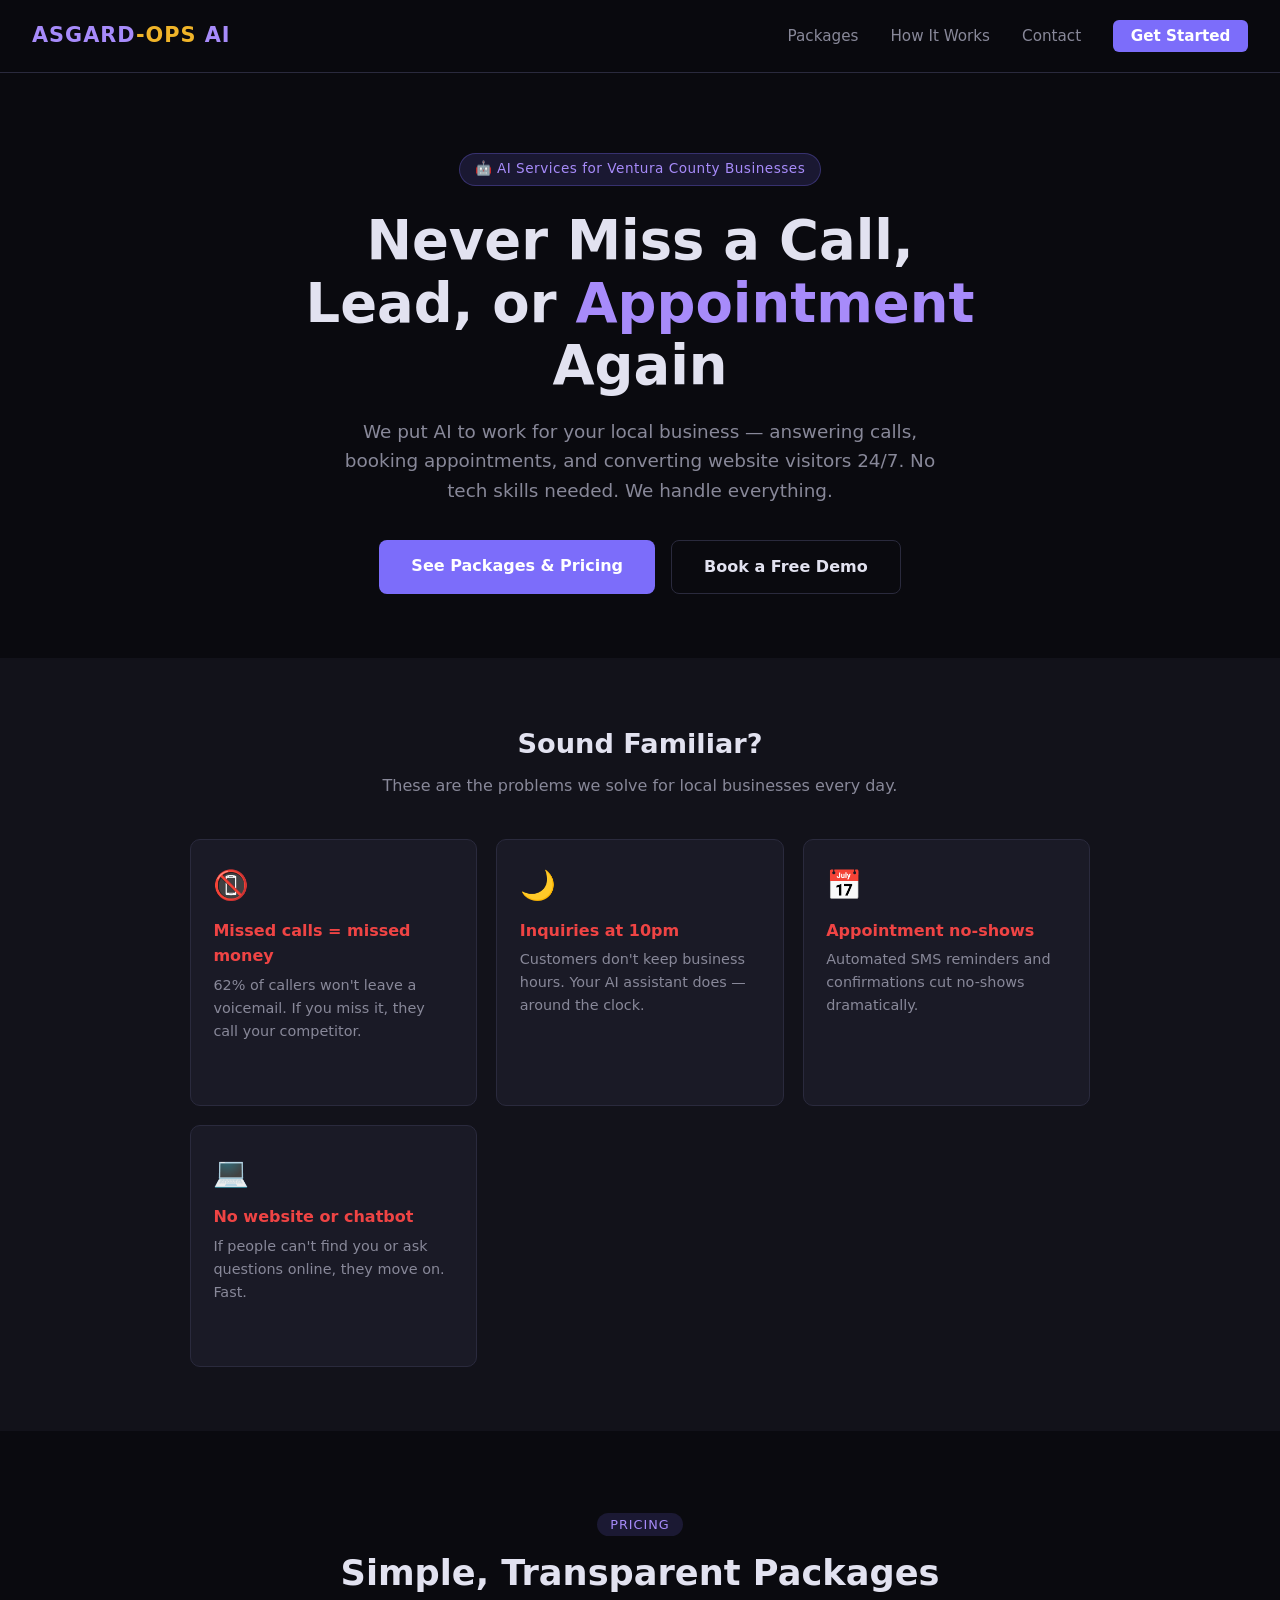
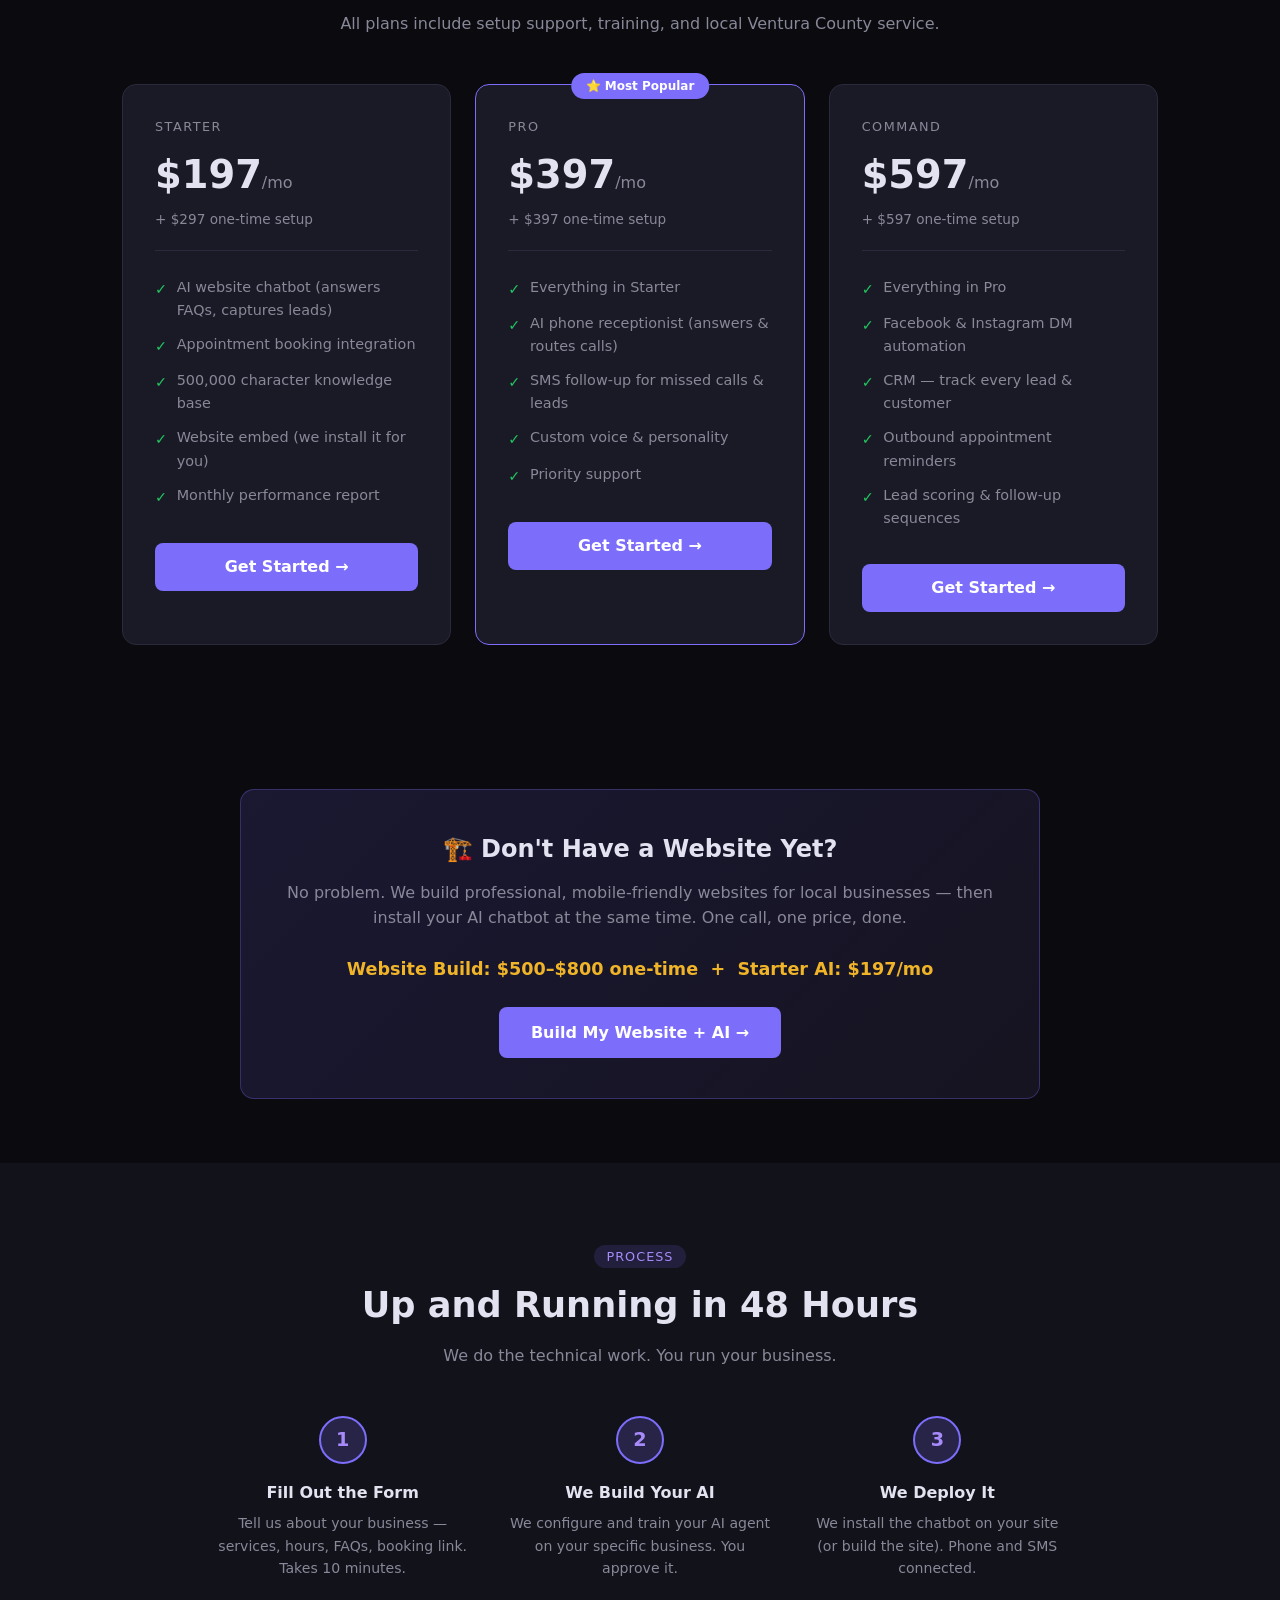
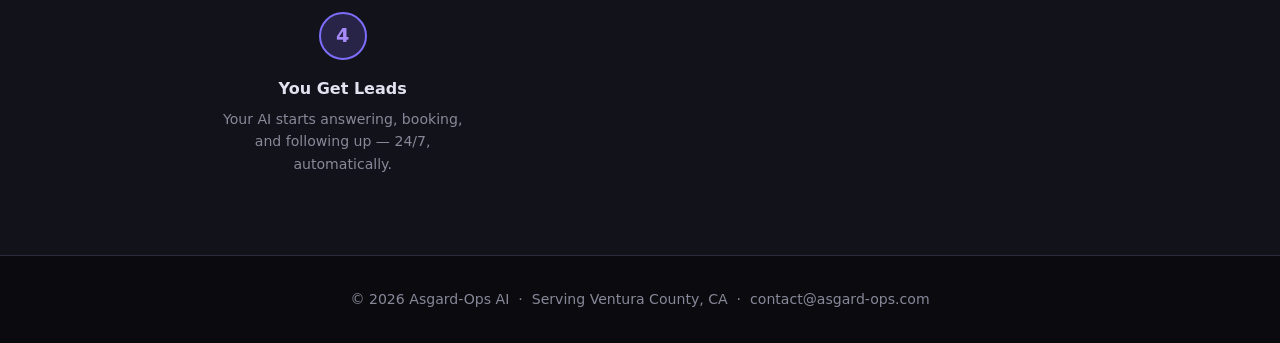
<file: index.html>
<!DOCTYPE html>
<html lang="en">
<head>
  <meta charset="UTF-8" />
  <meta name="viewport" content="width=device-width, initial-scale=1.0" />
  <title>Asgard-Ops AI | Ventura County AI Services</title>
  <meta name="description" content="AI chatbots, phone receptionists, and website builds for local Ventura County businesses. No missed calls. No missed leads. Starting at $197/mo." />
  <style>
    *, *::before, *::after { box-sizing: border-box; margin: 0; padding: 0; }
    :root {
      --bg: #0a0a0f;
      --bg2: #12121a;
      --card: #1a1a26;
      --border: #2a2a3d;
      --accent: #7c6dfa;
      --accent2: #a78bfa;
      --gold: #f0b429;
      --text: #e2e2f0;
      --muted: #888899;
      --red: #ef4444;
      --green: #22c55e;
    }
    body { background: var(--bg); color: var(--text); font-family: 'Segoe UI', system-ui, sans-serif; line-height: 1.6; }
    a { color: var(--accent2); text-decoration: none; }
    a:hover { text-decoration: underline; }

    /* NAV */
    nav { display: flex; justify-content: space-between; align-items: center; padding: 1.2rem 2rem; border-bottom: 1px solid var(--border); position: sticky; top: 0; background: rgba(10,10,15,0.95); backdrop-filter: blur(8px); z-index: 100; }
    .logo { font-size: 1.3rem; font-weight: 700; color: var(--accent2); letter-spacing: 1px; }
    .logo span { color: var(--gold); }
    nav ul { list-style: none; display: flex; gap: 2rem; }
    nav ul a { color: var(--muted); font-size: 0.95rem; transition: color .2s; }
    nav ul a:hover { color: var(--text); text-decoration: none; }
    .nav-cta { background: var(--accent); color: #fff !important; padding: .45rem 1.1rem; border-radius: 6px; font-weight: 600; }
    .nav-cta:hover { background: var(--accent2); text-decoration: none !important; }

    /* HERO */
    .hero { text-align: center; padding: 5rem 2rem 4rem; max-width: 860px; margin: 0 auto; }
    .hero-badge { display: inline-block; background: rgba(124,109,250,0.15); color: var(--accent2); border: 1px solid rgba(124,109,250,0.3); padding: .3rem .9rem; border-radius: 99px; font-size: .85rem; margin-bottom: 1.5rem; letter-spacing: .5px; }
    .hero h1 { font-size: clamp(2rem, 5vw, 3.4rem); font-weight: 800; line-height: 1.15; margin-bottom: 1.2rem; }
    .hero h1 em { font-style: normal; color: var(--accent2); }
    .hero p { font-size: 1.15rem; color: var(--muted); max-width: 620px; margin: 0 auto 2.2rem; }
    .hero-btns { display: flex; gap: 1rem; justify-content: center; flex-wrap: wrap; }
    .btn-primary { background: var(--accent); color: #fff; padding: .8rem 2rem; border-radius: 8px; font-weight: 700; font-size: 1rem; transition: background .2s, transform .1s; }
    .btn-primary:hover { background: var(--accent2); transform: translateY(-1px); text-decoration: none; }
    .btn-outline { border: 1px solid var(--border); color: var(--text); padding: .8rem 2rem; border-radius: 8px; font-weight: 600; font-size: 1rem; transition: border-color .2s; }
    .btn-outline:hover { border-color: var(--accent2); text-decoration: none; }

    /* PAIN POINTS */
    .pain { background: var(--bg2); padding: 4rem 2rem; text-align: center; }
    .pain h2 { font-size: 1.7rem; margin-bottom: .5rem; }
    .pain p { color: var(--muted); margin-bottom: 2.5rem; }
    .pain-grid { display: grid; grid-template-columns: repeat(auto-fit, minmax(220px, 1fr)); gap: 1.2rem; max-width: 900px; margin: 0 auto; }
    .pain-card { background: var(--card); border: 1px solid var(--border); border-radius: 10px; padding: 1.4rem; text-align: left; }
    .pain-card .icon { font-size: 1.8rem; margin-bottom: .6rem; }
    .pain-card h3 { font-size: 1rem; margin-bottom: .3rem; color: var(--red); }
    .pain-card p { font-size: .9rem; color: var(--muted); }

    /* PACKAGES */
    .packages { padding: 5rem 2rem; max-width: 1100px; margin: 0 auto; }
    .section-label { text-align: center; margin-bottom: .5rem; }
    .section-label span { background: rgba(124,109,250,0.15); color: var(--accent2); padding: .25rem .8rem; border-radius: 99px; font-size: .8rem; letter-spacing: 1px; text-transform: uppercase; }
    .section-title { text-align: center; font-size: clamp(1.5rem, 3vw, 2.2rem); font-weight: 700; margin-bottom: .6rem; }
    .section-sub { text-align: center; color: var(--muted); margin-bottom: 3rem; }
    .pkg-grid { display: grid; grid-template-columns: repeat(auto-fit, minmax(290px, 1fr)); gap: 1.5rem; }
    .pkg-card { background: var(--card); border: 1px solid var(--border); border-radius: 14px; padding: 2rem; position: relative; transition: border-color .2s, transform .2s; }
    .pkg-card:hover { border-color: var(--accent); transform: translateY(-3px); }
    .pkg-card.featured { border-color: var(--accent); }
    .featured-badge { position: absolute; top: -12px; left: 50%; transform: translateX(-50%); background: var(--accent); color: #fff; font-size: .75rem; padding: .2rem .9rem; border-radius: 99px; font-weight: 700; white-space: nowrap; }
    .pkg-name { font-size: .8rem; text-transform: uppercase; letter-spacing: 1.5px; color: var(--muted); margin-bottom: .4rem; }
    .pkg-price { font-size: 2.4rem; font-weight: 800; margin-bottom: .2rem; }
    .pkg-price span { font-size: 1rem; font-weight: 400; color: var(--muted); }
    .pkg-setup { font-size: .85rem; color: var(--muted); margin-bottom: 1.2rem; padding-bottom: 1.2rem; border-bottom: 1px solid var(--border); }
    .pkg-features { list-style: none; margin-bottom: 1.8rem; }
    .pkg-features li { font-size: .9rem; color: var(--muted); padding: .35rem 0; display: flex; gap: .6rem; align-items: flex-start; }
    .pkg-features li::before { content: "✓"; color: var(--green); font-weight: 700; flex-shrink: 0; margin-top: 2px; }
    .pkg-cta { display: block; text-align: center; background: var(--accent); color: #fff; padding: .7rem 1rem; border-radius: 8px; font-weight: 700; transition: background .2s; }
    .pkg-cta:hover { background: var(--accent2); text-decoration: none; }

    /* HOW IT WORKS */
    .how { background: var(--bg2); padding: 5rem 2rem; }
    .how-inner { max-width: 860px; margin: 0 auto; }
    .steps { display: grid; grid-template-columns: repeat(auto-fit, minmax(200px, 1fr)); gap: 2rem; margin-top: 3rem; }
    .step { text-align: center; }
    .step-num { width: 48px; height: 48px; border-radius: 50%; background: rgba(124,109,250,0.2); border: 2px solid var(--accent); color: var(--accent2); font-size: 1.2rem; font-weight: 800; display: flex; align-items: center; justify-content: center; margin: 0 auto 1rem; }
    .step h3 { font-size: 1rem; margin-bottom: .4rem; }
    .step p { font-size: .88rem; color: var(--muted); }

    /* NO WEBSITE BANNER */
    .no-website { background: linear-gradient(135deg, rgba(124,109,250,0.15), rgba(167,139,250,0.08)); border: 1px solid rgba(124,109,250,0.3); border-radius: 14px; padding: 2.5rem 2rem; max-width: 800px; margin: 4rem auto; text-align: center; }
    .no-website h2 { font-size: 1.5rem; margin-bottom: .7rem; }
    .no-website p { color: var(--muted); margin-bottom: 1.5rem; }
    .no-website .price-tag { font-size: 1.1rem; font-weight: 700; color: var(--gold); margin-bottom: 1.5rem; }

    /* FOOTER */
    footer { border-top: 1px solid var(--border); padding: 2rem; text-align: center; color: var(--muted); font-size: .88rem; }
    footer a { color: var(--muted); }
    footer a:hover { color: var(--text); }
  </style>
</head>
<body>

<nav>
  <div class="logo">ASGARD<span>-OPS</span> AI</div>
  <ul>
    <li><a href="#packages">Packages</a></li>
    <li><a href="#how-it-works">How It Works</a></li>
    <li><a href="mailto:contact@asgard-ops.com">Contact</a></li>
    <li><a href="#packages" class="nav-cta">Get Started</a></li>
  </ul>
</nav>

<section class="hero">
  <div class="hero-badge">🤖 AI Services for Ventura County Businesses</div>
  <h1>Never Miss a Call,<br/>Lead, or <em>Appointment</em> Again</h1>
  <p>We put AI to work for your local business — answering calls, booking appointments, and converting website visitors 24/7. No tech skills needed. We handle everything.</p>
  <div class="hero-btns">
    <a href="#packages" class="btn-primary">See Packages & Pricing</a>
    <a href="mailto:contact@asgard-ops.com" class="btn-outline">Book a Free Demo</a>
  </div>
</section>

<section class="pain">
  <h2>Sound Familiar?</h2>
  <p>These are the problems we solve for local businesses every day.</p>
  <div class="pain-grid">
    <div class="pain-card">
      <div class="icon">📵</div>
      <h3>Missed calls = missed money</h3>
      <p>62% of callers won't leave a voicemail. If you miss it, they call your competitor.</p>
    </div>
    <div class="pain-card">
      <div class="icon">🌙</div>
      <h3>Inquiries at 10pm</h3>
      <p>Customers don't keep business hours. Your AI assistant does — around the clock.</p>
    </div>
    <div class="pain-card">
      <div class="icon">📅</div>
      <h3>Appointment no-shows</h3>
      <p>Automated SMS reminders and confirmations cut no-shows dramatically.</p>
    </div>
    <div class="pain-card">
      <div class="icon">💻</div>
      <h3>No website or chatbot</h3>
      <p>If people can't find you or ask questions online, they move on. Fast.</p>
    </div>
  </div>
</section>

<section class="packages" id="packages">
  <div class="section-label"><span>Pricing</span></div>
  <h2 class="section-title">Simple, Transparent Packages</h2>
  <p class="section-sub">All plans include setup support, training, and local Ventura County service.</p>
  <div class="pkg-grid">

    <div class="pkg-card">
      <div class="pkg-name">Starter</div>
      <div class="pkg-price">$197<span>/mo</span></div>
      <div class="pkg-setup">+ $297 one-time setup</div>
      <ul class="pkg-features">
        <li>AI website chatbot (answers FAQs, captures leads)</li>
        <li>Appointment booking integration</li>
        <li>500,000 character knowledge base</li>
        <li>Website embed (we install it for you)</li>
        <li>Monthly performance report</li>
      </ul>
      <a href="forms/starter.html" class="pkg-cta">Get Started →</a>
    </div>

    <div class="pkg-card featured">
      <div class="featured-badge">⭐ Most Popular</div>
      <div class="pkg-name">Pro</div>
      <div class="pkg-price">$397<span>/mo</span></div>
      <div class="pkg-setup">+ $397 one-time setup</div>
      <ul class="pkg-features">
        <li>Everything in Starter</li>
        <li>AI phone receptionist (answers & routes calls)</li>
        <li>SMS follow-up for missed calls & leads</li>
        <li>Custom voice & personality</li>
        <li>Priority support</li>
      </ul>
      <a href="forms/pro.html" class="pkg-cta">Get Started →</a>
    </div>

    <div class="pkg-card">
      <div class="pkg-name">Command</div>
      <div class="pkg-price">$597<span>/mo</span></div>
      <div class="pkg-setup">+ $597 one-time setup</div>
      <ul class="pkg-features">
        <li>Everything in Pro</li>
        <li>Facebook & Instagram DM automation</li>
        <li>CRM — track every lead & customer</li>
        <li>Outbound appointment reminders</li>
        <li>Lead scoring & follow-up sequences</li>
      </ul>
      <a href="forms/command.html" class="pkg-cta">Get Started →</a>
    </div>

  </div>
</section>

<section style="padding: 0 2rem;">
  <div class="no-website">
    <h2>🏗️ Don't Have a Website Yet?</h2>
    <p>No problem. We build professional, mobile-friendly websites for local businesses — then install your AI chatbot at the same time. One call, one price, done.</p>
    <div class="price-tag">Website Build: $500–$800 one-time &nbsp;+&nbsp; Starter AI: $197/mo</div>
    <a href="forms/starter.html" class="btn-primary" style="display:inline-block;">Build My Website + AI →</a>
  </div>
</section>

<section class="how" id="how-it-works">
  <div class="how-inner">
    <div class="section-label" style="text-align:center;"><span>Process</span></div>
    <h2 class="section-title">Up and Running in 48 Hours</h2>
    <p class="section-sub">We do the technical work. You run your business.</p>
    <div class="steps">
      <div class="step">
        <div class="step-num">1</div>
        <h3>Fill Out the Form</h3>
        <p>Tell us about your business — services, hours, FAQs, booking link. Takes 10 minutes.</p>
      </div>
      <div class="step">
        <div class="step-num">2</div>
        <h3>We Build Your AI</h3>
        <p>We configure and train your AI agent on your specific business. You approve it.</p>
      </div>
      <div class="step">
        <div class="step-num">3</div>
        <h3>We Deploy It</h3>
        <p>We install the chatbot on your site (or build the site). Phone and SMS connected.</p>
      </div>
      <div class="step">
        <div class="step-num">4</div>
        <h3>You Get Leads</h3>
        <p>Your AI starts answering, booking, and following up — 24/7, automatically.</p>
      </div>
    </div>
  </div>
</section>

<footer>
  <p>© 2026 Asgard-Ops AI &nbsp;·&nbsp; Serving Ventura County, CA &nbsp;·&nbsp; <a href="mailto:contact@asgard-ops.com">contact@asgard-ops.com</a></p>
</footer>

  <!-- Asgard-Ops AI Chat Widget -->
  <script
    data-position="right"
    data-domain="https://app.stammer.ai"
    data-language="en"
    data-id="b6bbd6ef-51e2-4a0b-b94a-1cc98fa401c3"
    src="https://app.stammer.ai/static/chatbot/js/chatbubble.js"
  ></script>
  <!-- Aria — Asgard-Ops AI Demo (Botpress) -->
  <script src="https://cdn.botpress.cloud/webchat/v3.6/inject.js"></script>
  <script src="https://files.bpcontent.cloud/2026/05/16/15/20260516154738-YH45G2U4.js" defer></script>
</body>
</html>
</file>
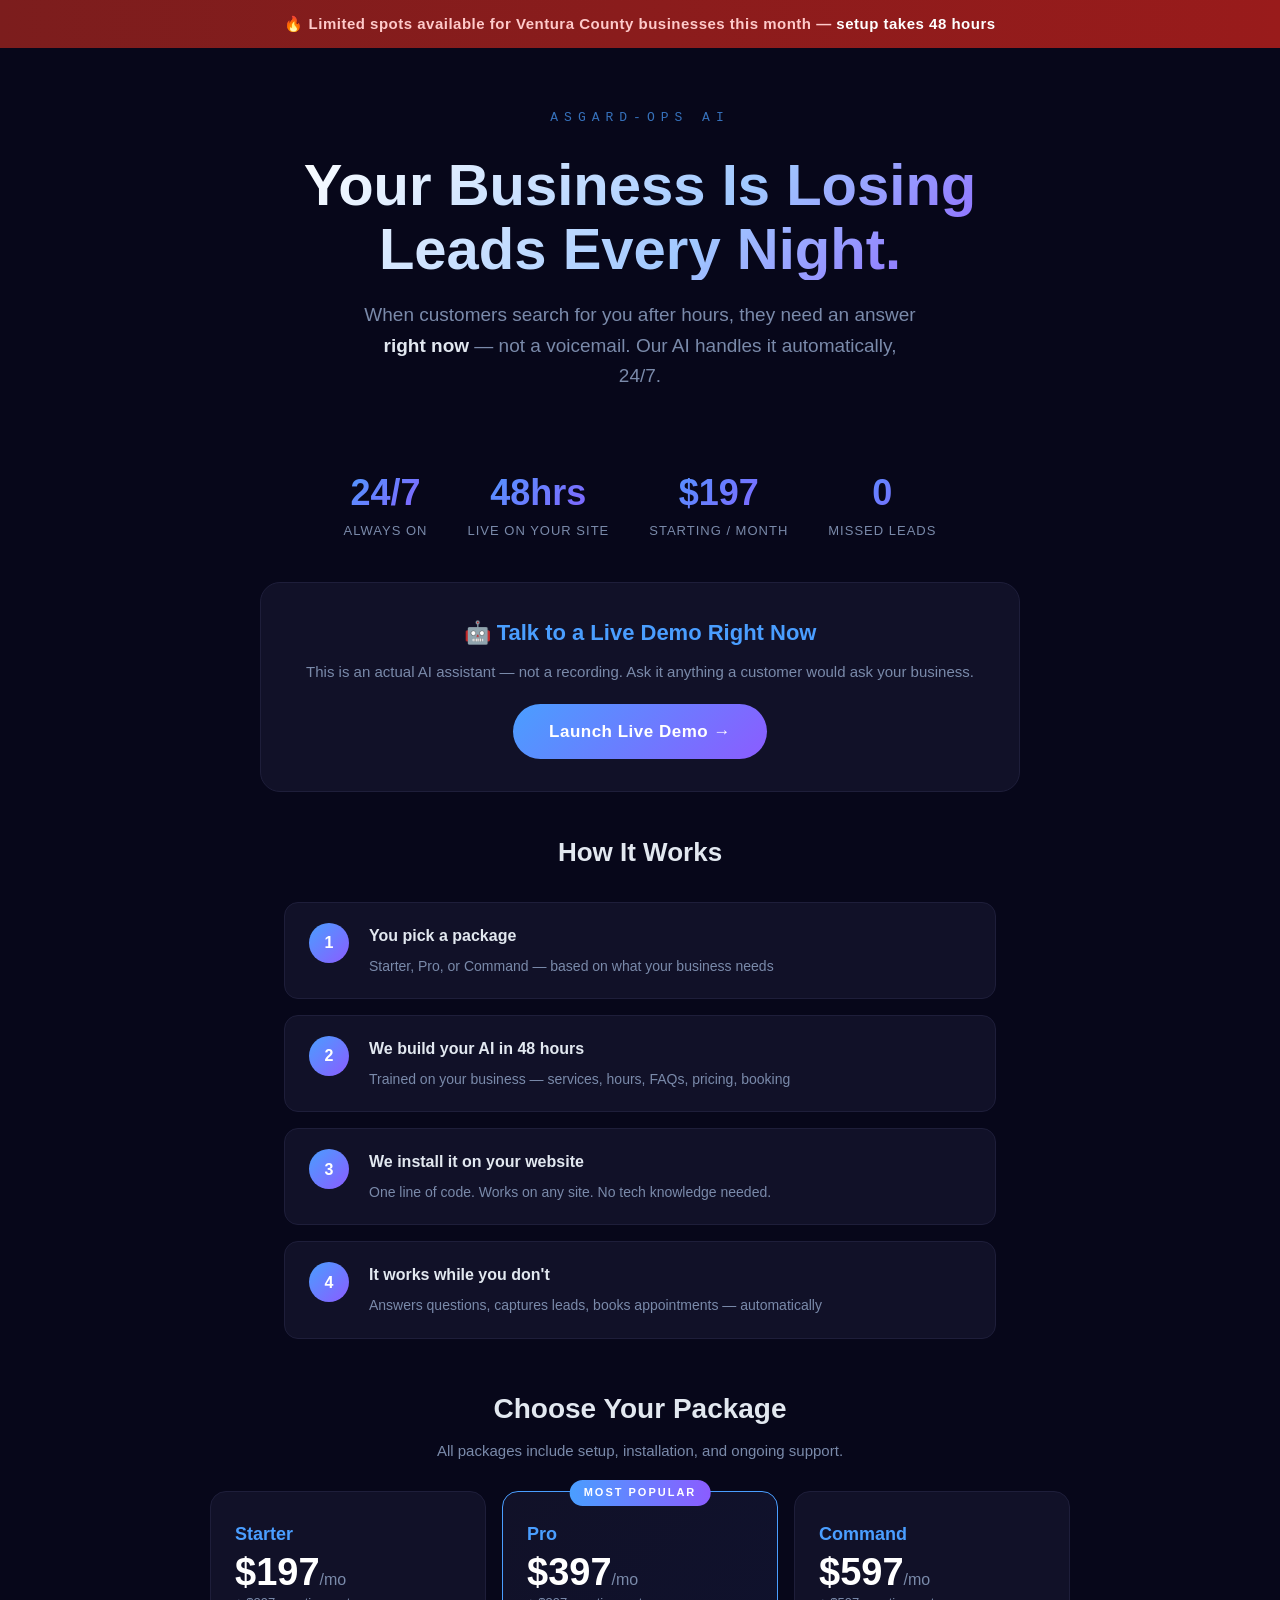
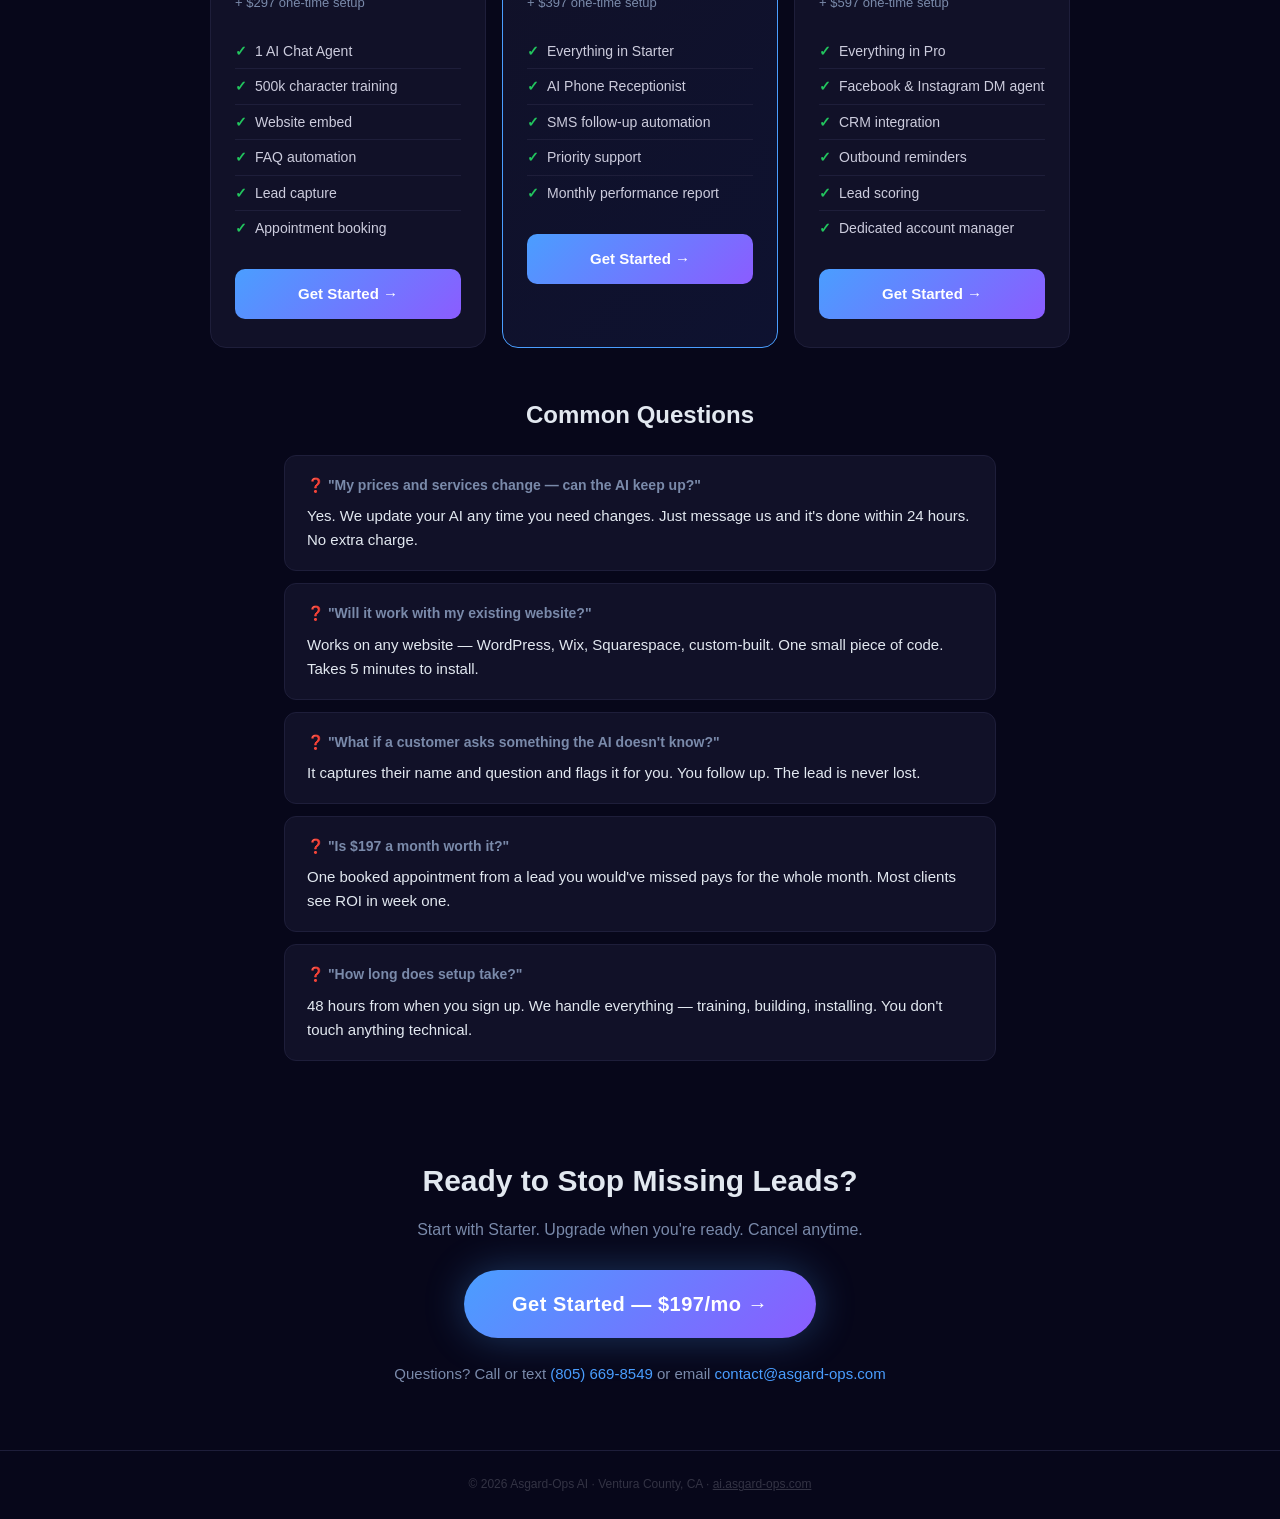
<file: close.html>
<!DOCTYPE html>
<html lang="en">
<head>
  <meta charset="UTF-8"/>
  <meta name="viewport" content="width=device-width, initial-scale=1.0"/>
  <title>Get Started — Asgard-Ops AI</title>
  <meta name="description" content="AI chat assistants for local businesses. 24/7 lead capture, auto-booking, done for you in 48 hours."/>
  <style>
    *, *::before, *::after { box-sizing: border-box; margin: 0; padding: 0; }
    :root {
      --bg: #07071a;
      --card: #111128;
      --border: #1e1e3a;
      --accent: #4a9eff;
      --purple: #8b5cff;
      --text: #e2e8f0;
      --muted: #7a8aaa;
      --green: #22c55e;
      --red: #ef4444;
    }
    html { scroll-behavior: smooth; }
    body {
      background: var(--bg);
      color: var(--text);
      font-family: -apple-system, BlinkMacSystemFont, 'Segoe UI', sans-serif;
      line-height: 1.6;
      min-height: 100vh;
    }

    /* ── URGENCY BANNER ── */
    .banner {
      background: linear-gradient(90deg, #7c1d1d, #991b1b);
      text-align: center;
      padding: 12px 20px;
      font-size: 15px;
      font-weight: 600;
      letter-spacing: 0.5px;
      color: #fecaca;
      position: sticky;
      top: 0;
      z-index: 100;
    }
    .banner span { color: #fff; }

    /* ── HERO ── */
    .hero {
      text-align: center;
      padding: 60px 24px 40px;
      max-width: 760px;
      margin: 0 auto;
    }
    .logo-line {
      font-family: 'Courier New', monospace;
      font-size: 13px;
      letter-spacing: 6px;
      color: var(--accent);
      opacity: 0.7;
      margin-bottom: 24px;
      text-transform: uppercase;
    }
    .hero h1 {
      font-size: clamp(32px, 6vw, 58px);
      font-weight: 900;
      line-height: 1.1;
      margin-bottom: 20px;
      background: linear-gradient(135deg, #fff 0%, #a0c8ff 60%, #8b5cff 100%);
      -webkit-background-clip: text;
      -webkit-text-fill-color: transparent;
      background-clip: text;
    }
    .hero p {
      font-size: 19px;
      color: var(--muted);
      max-width: 560px;
      margin: 0 auto 32px;
    }
    .hero p strong { color: var(--text); }

    /* ── DEMO SECTION ── */
    .demo-section {
      background: var(--card);
      border: 1px solid var(--border);
      border-radius: 20px;
      padding: 32px 28px;
      max-width: 760px;
      margin: 0 auto 40px;
      text-align: center;
    }
    .demo-section h2 {
      font-size: 22px;
      font-weight: 700;
      margin-bottom: 10px;
      color: var(--accent);
    }
    .demo-section p {
      color: var(--muted);
      font-size: 15px;
      margin-bottom: 20px;
    }
    .demo-btn {
      display: inline-block;
      background: linear-gradient(135deg, var(--accent), var(--purple));
      color: #fff;
      text-decoration: none;
      padding: 14px 36px;
      border-radius: 50px;
      font-size: 17px;
      font-weight: 700;
      letter-spacing: 0.5px;
      transition: opacity 0.2s, transform 0.2s;
    }
    .demo-btn:hover { opacity: 0.9; transform: translateY(-1px); }

    /* ── PROOF STRIP ── */
    .proof {
      display: flex;
      justify-content: center;
      gap: 40px;
      flex-wrap: wrap;
      padding: 0 24px 40px;
      max-width: 760px;
      margin: 0 auto;
    }
    .proof-item { text-align: center; }
    .proof-item .num {
      font-size: 36px;
      font-weight: 900;
      background: linear-gradient(135deg, var(--accent), var(--purple));
      -webkit-background-clip: text;
      -webkit-text-fill-color: transparent;
      background-clip: text;
    }
    .proof-item .lbl {
      font-size: 13px;
      color: var(--muted);
      letter-spacing: 1px;
      text-transform: uppercase;
    }

    /* ── PACKAGES ── */
    .packages {
      max-width: 900px;
      margin: 0 auto 48px;
      padding: 0 20px;
    }
    .packages h2 {
      text-align: center;
      font-size: 28px;
      font-weight: 800;
      margin-bottom: 8px;
    }
    .packages .sub {
      text-align: center;
      color: var(--muted);
      font-size: 15px;
      margin-bottom: 28px;
    }
    .pkg-grid {
      display: grid;
      grid-template-columns: repeat(auto-fit, minmax(260px, 1fr));
      gap: 16px;
    }
    .pkg {
      background: var(--card);
      border: 1px solid var(--border);
      border-radius: 16px;
      padding: 28px 24px;
      position: relative;
      transition: border-color 0.2s;
    }
    .pkg:hover { border-color: var(--accent); }
    .pkg.featured {
      border-color: var(--accent);
      background: linear-gradient(135deg, #111128, #0e1230);
    }
    .pkg .badge {
      position: absolute;
      top: -12px;
      left: 50%;
      transform: translateX(-50%);
      background: linear-gradient(90deg, var(--accent), var(--purple));
      color: #fff;
      font-size: 11px;
      font-weight: 700;
      letter-spacing: 2px;
      padding: 4px 14px;
      border-radius: 20px;
      text-transform: uppercase;
      white-space: nowrap;
    }
    .pkg-name {
      font-size: 18px;
      font-weight: 800;
      margin-bottom: 4px;
      color: var(--accent);
    }
    .pkg-price {
      font-size: 38px;
      font-weight: 900;
      color: #fff;
      line-height: 1;
      margin-bottom: 2px;
    }
    .pkg-price span { font-size: 16px; font-weight: 400; color: var(--muted); }
    .pkg-setup {
      font-size: 13px;
      color: var(--muted);
      margin-bottom: 20px;
    }
    .pkg-features {
      list-style: none;
      margin-bottom: 24px;
    }
    .pkg-features li {
      font-size: 14px;
      padding: 6px 0;
      border-bottom: 1px solid var(--border);
      color: #ccd;
      display: flex;
      align-items: center;
      gap: 8px;
    }
    .pkg-features li:last-child { border-bottom: none; }
    .pkg-features li::before { content: "✓"; color: var(--green); font-weight: 700; }
    .pkg-cta {
      display: block;
      text-align: center;
      background: linear-gradient(135deg, var(--accent), var(--purple));
      color: #fff;
      text-decoration: none;
      padding: 13px;
      border-radius: 10px;
      font-weight: 700;
      font-size: 15px;
      transition: opacity 0.2s;
    }
    .pkg-cta:hover { opacity: 0.88; }

    /* ── HOW IT WORKS ── */
    .how {
      max-width: 760px;
      margin: 0 auto 48px;
      padding: 0 24px;
    }
    .how h2 {
      text-align: center;
      font-size: 26px;
      font-weight: 800;
      margin-bottom: 28px;
    }
    .steps {
      display: flex;
      flex-direction: column;
      gap: 16px;
    }
    .step {
      display: flex;
      align-items: flex-start;
      gap: 20px;
      background: var(--card);
      border: 1px solid var(--border);
      border-radius: 14px;
      padding: 20px 24px;
    }
    .step-num {
      width: 40px;
      height: 40px;
      min-width: 40px;
      border-radius: 50%;
      background: linear-gradient(135deg, var(--accent), var(--purple));
      display: flex;
      align-items: center;
      justify-content: center;
      font-weight: 900;
      font-size: 16px;
      color: #fff;
    }
    .step-text strong { display: block; font-size: 16px; margin-bottom: 4px; }
    .step-text span { font-size: 14px; color: var(--muted); }

    /* ── OBJECTIONS ── */
    .objections {
      max-width: 760px;
      margin: 0 auto 48px;
      padding: 0 24px;
    }
    .objections h2 {
      text-align: center;
      font-size: 24px;
      font-weight: 800;
      margin-bottom: 20px;
    }
    .obj {
      background: var(--card);
      border: 1px solid var(--border);
      border-radius: 12px;
      padding: 18px 22px;
      margin-bottom: 12px;
    }
    .obj .q {
      font-weight: 700;
      color: var(--muted);
      font-size: 14px;
      margin-bottom: 8px;
    }
    .obj .a { font-size: 15px; color: var(--text); }

    /* ── FINAL CTA ── */
    .final-cta {
      text-align: center;
      padding: 48px 24px 64px;
      max-width: 640px;
      margin: 0 auto;
    }
    .final-cta h2 {
      font-size: 30px;
      font-weight: 900;
      margin-bottom: 12px;
    }
    .final-cta p {
      color: var(--muted);
      margin-bottom: 28px;
      font-size: 16px;
    }
    .cta-big {
      display: inline-block;
      background: linear-gradient(135deg, var(--accent), var(--purple));
      color: #fff;
      text-decoration: none;
      padding: 18px 48px;
      border-radius: 50px;
      font-size: 20px;
      font-weight: 900;
      letter-spacing: 0.5px;
      box-shadow: 0 0 40px rgba(74,158,255,0.3);
      transition: transform 0.2s, box-shadow 0.2s;
    }
    .cta-big:hover { transform: translateY(-2px); box-shadow: 0 0 60px rgba(74,158,255,0.4); }
    .contact-line {
      margin-top: 24px;
      font-size: 15px;
      color: var(--muted);
    }
    .contact-line a { color: var(--accent); text-decoration: none; }

    /* ── FOOTER ── */
    footer {
      text-align: center;
      padding: 24px;
      font-size: 12px;
      color: #334;
      border-top: 1px solid var(--border);
    }
  </style>
</head>
<body>

<!-- URGENCY BANNER -->
<div class="banner">
  🔥 Limited spots available for Ventura County businesses this month — <span>setup takes 48 hours</span>
</div>

<!-- HERO -->
<section class="hero">
  <div class="logo-line">Asgard-Ops AI</div>
  <h1>Your Business Is Losing Leads Every Night.</h1>
  <p>When customers search for you after hours, they need an answer <strong>right now</strong> — not a voicemail. Our AI handles it automatically, 24/7.</p>
</section>

<!-- PROOF STRIP -->
<div class="proof">
  <div class="proof-item">
    <div class="num">24/7</div>
    <div class="lbl">Always On</div>
  </div>
  <div class="proof-item">
    <div class="num">48hrs</div>
    <div class="lbl">Live on Your Site</div>
  </div>
  <div class="proof-item">
    <div class="num">$197</div>
    <div class="lbl">Starting / Month</div>
  </div>
  <div class="proof-item">
    <div class="num">0</div>
    <div class="lbl">Missed Leads</div>
  </div>
</div>

<!-- LIVE DEMO -->
<div class="demo-section">
  <h2>🤖 Talk to a Live Demo Right Now</h2>
  <p>This is an actual AI assistant — not a recording. Ask it anything a customer would ask your business.</p>
  <a href="https://app.stammer.ai/en/chatbot/share/b6bbd6ef-51e2-4a0b-b94a-1cc98fa401c3"
     target="_blank" class="demo-btn">Launch Live Demo →</a>
</div>

<!-- HOW IT WORKS -->
<section class="how">
  <h2>How It Works</h2>
  <div class="steps">
    <div class="step">
      <div class="step-num">1</div>
      <div class="step-text">
        <strong>You pick a package</strong>
        <span>Starter, Pro, or Command — based on what your business needs</span>
      </div>
    </div>
    <div class="step">
      <div class="step-num">2</div>
      <div class="step-text">
        <strong>We build your AI in 48 hours</strong>
        <span>Trained on your business — services, hours, FAQs, pricing, booking</span>
      </div>
    </div>
    <div class="step">
      <div class="step-num">3</div>
      <div class="step-text">
        <strong>We install it on your website</strong>
        <span>One line of code. Works on any site. No tech knowledge needed.</span>
      </div>
    </div>
    <div class="step">
      <div class="step-num">4</div>
      <div class="step-text">
        <strong>It works while you don't</strong>
        <span>Answers questions, captures leads, books appointments — automatically</span>
      </div>
    </div>
  </div>
</section>

<!-- PACKAGES -->
<section class="packages">
  <h2>Choose Your Package</h2>
  <p class="sub">All packages include setup, installation, and ongoing support.</p>
  <div class="pkg-grid">

    <!-- STARTER -->
    <div class="pkg">
      <div class="pkg-name">Starter</div>
      <div class="pkg-price">$197<span>/mo</span></div>
      <div class="pkg-setup">+ $297 one-time setup</div>
      <ul class="pkg-features">
        <li>1 AI Chat Agent</li>
        <li>500k character training</li>
        <li>Website embed</li>
        <li>FAQ automation</li>
        <li>Lead capture</li>
        <li>Appointment booking</li>
      </ul>
      <a href="https://app.asgard-ops.com/en/billing/stripe/subscription/checkout/session/?purchase_type=package&plan_key=basic&stripe_price_id=price_1TSQsLRLUIekBMieIr9ezJ17&billing_cycle=month"
         class="pkg-cta">Get Started →</a>
    </div>

    <!-- PRO -->
    <div class="pkg featured">
      <div class="badge">Most Popular</div>
      <div class="pkg-name">Pro</div>
      <div class="pkg-price">$397<span>/mo</span></div>
      <div class="pkg-setup">+ $397 one-time setup</div>
      <ul class="pkg-features">
        <li>Everything in Starter</li>
        <li>AI Phone Receptionist</li>
        <li>SMS follow-up automation</li>
        <li>Priority support</li>
        <li>Monthly performance report</li>
      </ul>
      <a href="https://app.asgard-ops.com/en/billing/stripe/subscription/checkout/session/?purchase_type=package&plan_key=pro&stripe_price_id=price_1TSQxCRLUIekBMieCFZnz4Eg&billing_cycle=month"
         class="pkg-cta">Get Started →</a>
    </div>

    <!-- COMMAND -->
    <div class="pkg">
      <div class="pkg-name">Command</div>
      <div class="pkg-price">$597<span>/mo</span></div>
      <div class="pkg-setup">+ $597 one-time setup</div>
      <ul class="pkg-features">
        <li>Everything in Pro</li>
        <li>Facebook & Instagram DM agent</li>
        <li>CRM integration</li>
        <li>Outbound reminders</li>
        <li>Lead scoring</li>
        <li>Dedicated account manager</li>
      </ul>
      <a href="https://app.asgard-ops.com/en/billing/stripe/subscription/checkout/session/?purchase_type=package&plan_key=premium&stripe_price_id=price_1TSRC9RLUIekBMieVaIU8OTE&billing_cycle=month"
         class="pkg-cta">Get Started →</a>
    </div>

  </div>
</section>

<!-- OBJECTIONS -->
<section class="objections">
  <h2>Common Questions</h2>

  <div class="obj">
    <div class="q">❓ "My prices and services change — can the AI keep up?"</div>
    <div class="a">Yes. We update your AI any time you need changes. Just message us and it's done within 24 hours. No extra charge.</div>
  </div>

  <div class="obj">
    <div class="q">❓ "Will it work with my existing website?"</div>
    <div class="a">Works on any website — WordPress, Wix, Squarespace, custom-built. One small piece of code. Takes 5 minutes to install.</div>
  </div>

  <div class="obj">
    <div class="q">❓ "What if a customer asks something the AI doesn't know?"</div>
    <div class="a">It captures their name and question and flags it for you. You follow up. The lead is never lost.</div>
  </div>

  <div class="obj">
    <div class="q">❓ "Is $197 a month worth it?"</div>
    <div class="a">One booked appointment from a lead you would've missed pays for the whole month. Most clients see ROI in week one.</div>
  </div>

  <div class="obj">
    <div class="q">❓ "How long does setup take?"</div>
    <div class="a">48 hours from when you sign up. We handle everything — training, building, installing. You don't touch anything technical.</div>
  </div>
</section>

<!-- FINAL CTA -->
<section class="final-cta">
  <h2>Ready to Stop Missing Leads?</h2>
  <p>Start with Starter. Upgrade when you're ready. Cancel anytime.</p>
  <a href="https://app.asgard-ops.com/en/billing/stripe/subscription/checkout/session/?purchase_type=package&plan_key=basic&stripe_price_id=price_1TSQsLRLUIekBMieIr9ezJ17&billing_cycle=month"
     class="cta-big">Get Started — $197/mo →</a>
  <div class="contact-line">
    Questions? Call or text <a href="tel:8056698549">(805) 669-8549</a>
    or email <a href="mailto:contact@asgard-ops.com">contact@asgard-ops.com</a>
  </div>
</section>

<footer>
  © 2026 Asgard-Ops AI · Ventura County, CA · <a href="https://ai.asgard-ops.com" style="color:#334">ai.asgard-ops.com</a>
</footer>

</body>
</html>
</file>
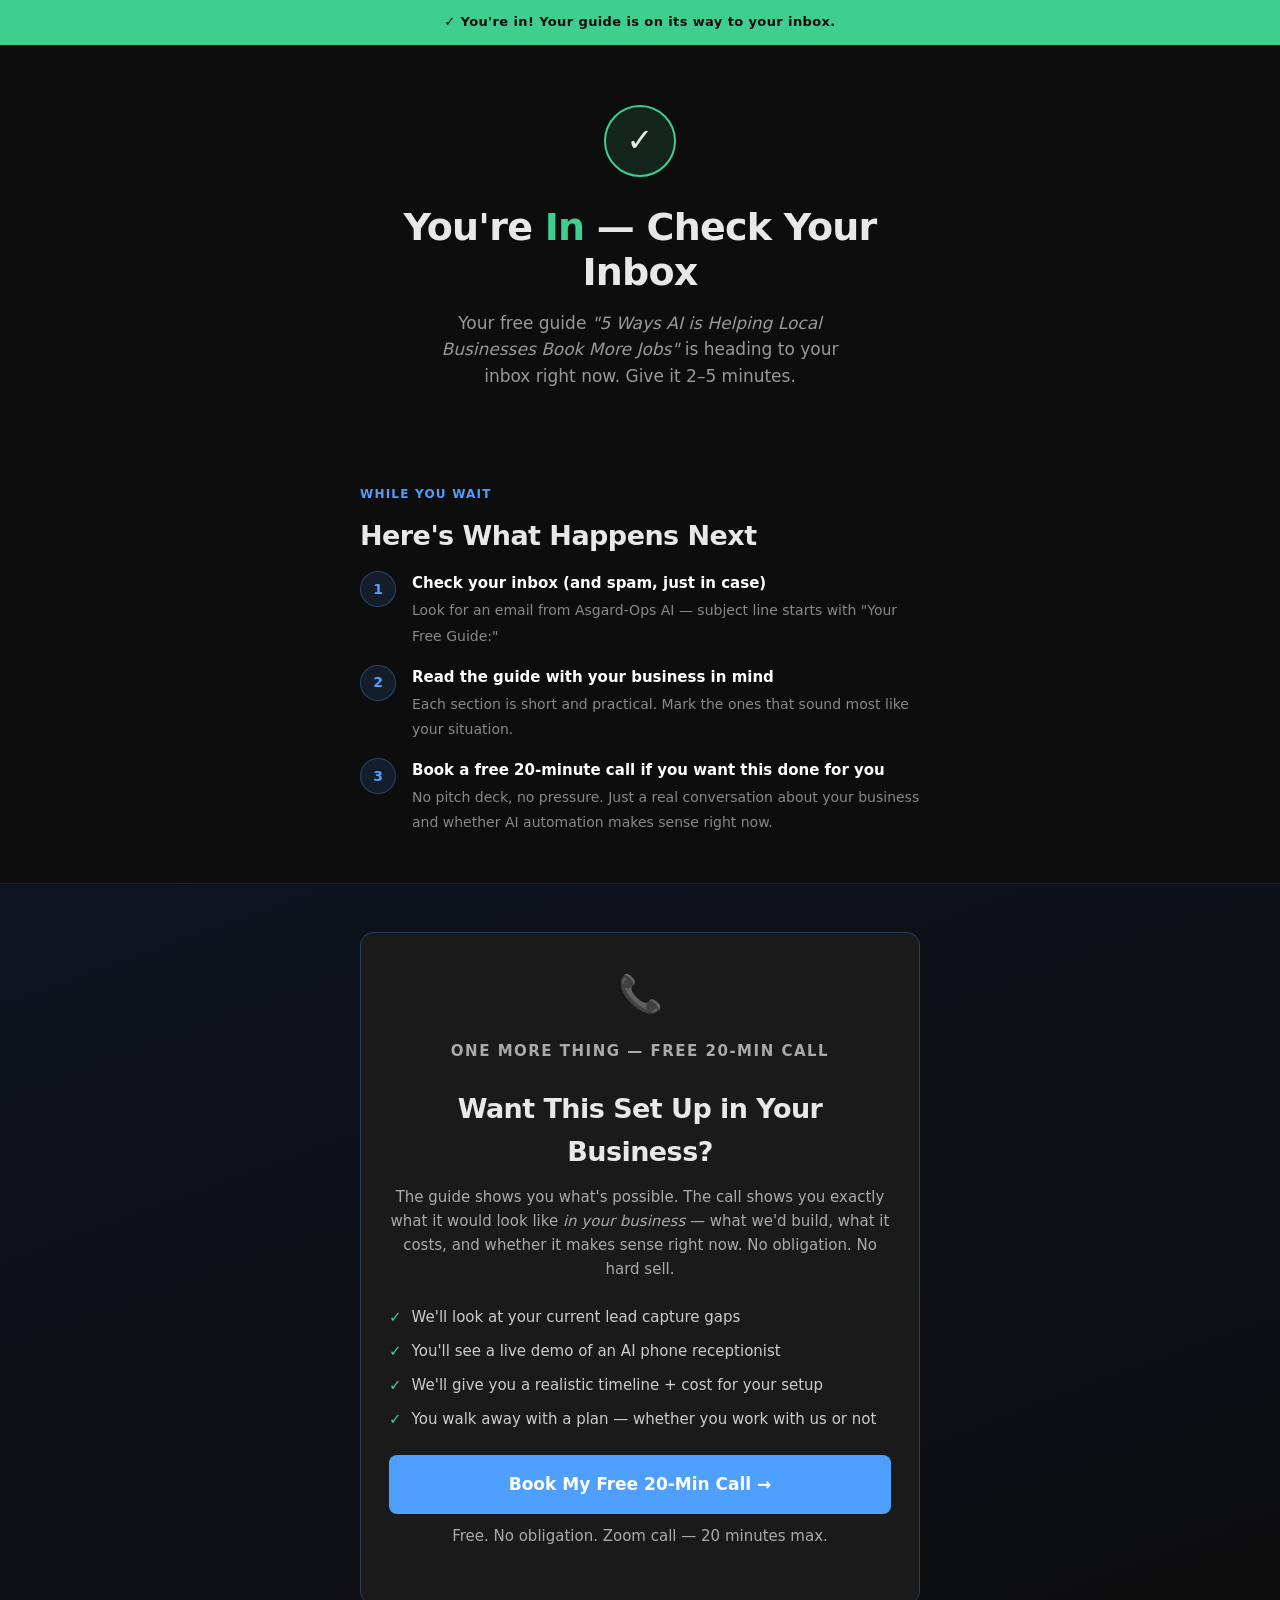
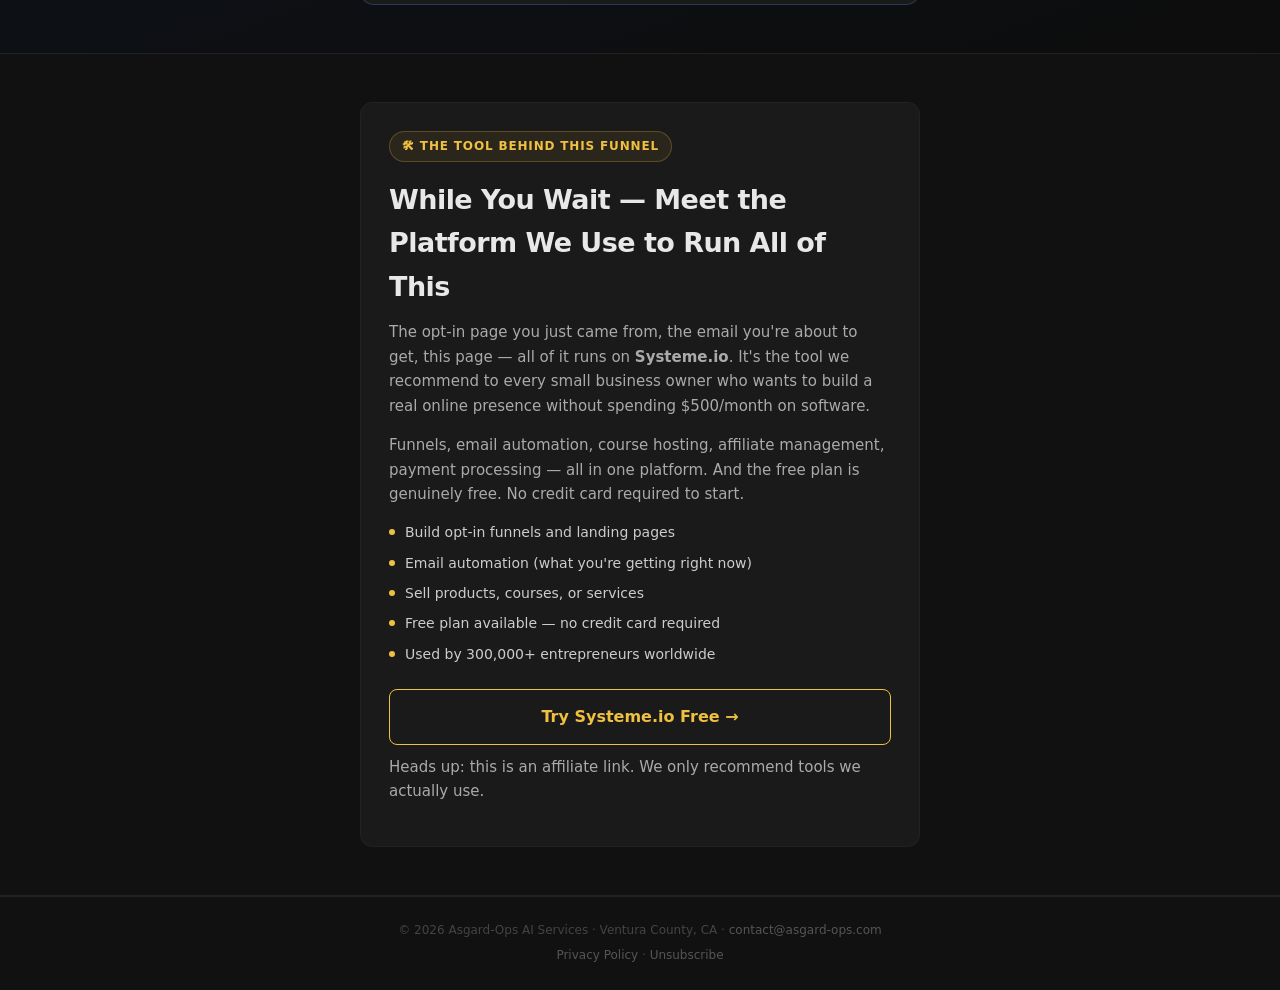
<file: free-guide-thanks.html>
<!DOCTYPE html>
<html lang="en">
<head>
  <meta charset="UTF-8" />
  <meta name="viewport" content="width=device-width, initial-scale=1.0" />
  <title>You're In — Check Your Inbox | Asgard-Ops AI</title>
  <style>
    *, *::before, *::after { box-sizing: border-box; margin: 0; padding: 0; }

    :root {
      --bg: #0d0d0d;
      --bg2: #111;
      --bg3: #1a1a1a;
      --border: #222;
      --blue: #4f9fff;
      --blue-dark: #3a7fd4;
      --gold: #f0c040;
      --green: #3ecf8e;
      --text: #e8e8e8;
      --muted: #888;
      --max: 560px;
    }

    body {
      background: var(--bg);
      color: var(--text);
      font-family: Inter, system-ui, -apple-system, sans-serif;
      font-size: 16px;
      line-height: 1.6;
      min-height: 100vh;
    }

    /* ─── TOP BAR ─── */
    .topbar {
      background: var(--green);
      padding: 12px 20px;
      text-align: center;
      font-size: 13px;
      font-weight: 600;
      color: #0d0d0d;
      letter-spacing: 0.03em;
    }

    /* ─── HERO ─── */
    .hero {
      padding: 60px 20px 48px;
      text-align: center;
    }
    .hero-inner { max-width: var(--max); margin: 0 auto; }

    .check-circle {
      width: 72px;
      height: 72px;
      background: rgba(62,207,142,0.12);
      border: 2px solid var(--green);
      border-radius: 50%;
      display: flex;
      align-items: center;
      justify-content: center;
      font-size: 32px;
      margin: 0 auto 28px;
    }

    h1 {
      font-size: clamp(26px, 5vw, 38px);
      font-weight: 800;
      letter-spacing: -0.02em;
      line-height: 1.2;
      margin-bottom: 14px;
    }
    h1 em { font-style: normal; color: var(--green); }

    .subhead {
      font-size: 17px;
      color: #999;
      max-width: 440px;
      margin: 0 auto;
      line-height: 1.55;
    }

    /* ─── DIVIDER ─── */
    .divider {
      max-width: var(--max);
      margin: 0 auto;
      border: none;
      border-top: 1px solid var(--border);
    }

    /* ─── SECTIONS ─── */
    section {
      padding: 48px 20px;
      border-bottom: 1px solid var(--border);
    }
    .section-inner { max-width: var(--max); margin: 0 auto; }
    .section-label {
      font-size: 12px;
      font-weight: 600;
      letter-spacing: 0.1em;
      text-transform: uppercase;
      color: var(--blue);
      margin-bottom: 10px;
    }
    h2 {
      font-size: clamp(20px, 3.5vw, 27px);
      font-weight: 700;
      letter-spacing: -0.02em;
      margin-bottom: 14px;
    }

    /* ─── CALL CTA ─── */
    .call-section { background: linear-gradient(160deg, #0d1420 0%, #0d0d0d 100%); }
    .call-box {
      background: var(--bg3);
      border: 1px solid rgba(79,159,255,0.25);
      border-radius: 14px;
      padding: 32px 28px;
      text-align: center;
    }
    .call-box .emoji { font-size: 36px; margin-bottom: 16px; }
    .call-box h2 { margin-bottom: 12px; }
    .call-box p {
      color: #aaa;
      font-size: 15px;
      margin-bottom: 24px;
      line-height: 1.6;
    }
    .call-points {
      list-style: none;
      text-align: left;
      margin: 0 0 24px;
      display: flex;
      flex-direction: column;
      gap: 10px;
    }
    .call-points li {
      font-size: 15px;
      color: #ccc;
      display: flex;
      align-items: center;
      gap: 10px;
    }
    .call-points li::before {
      content: "✓";
      color: var(--green);
      font-weight: 700;
      flex-shrink: 0;
    }
    .btn-primary {
      display: inline-block;
      background: var(--blue);
      color: #fff;
      font-size: 17px;
      font-weight: 700;
      padding: 16px 32px;
      border-radius: 8px;
      text-decoration: none;
      transition: background 0.2s;
      width: 100%;
      text-align: center;
    }
    .btn-primary:hover { background: var(--blue-dark); }
    .no-obligation {
      font-size: 12px;
      color: #555;
      margin-top: 10px;
    }

    /* ─── SYSTEME PITCH ─── */
    .systeme-section { background: var(--bg2); }
    .systeme-box {
      background: var(--bg3);
      border: 1px solid var(--border);
      border-radius: 12px;
      padding: 28px;
    }
    .systeme-box .tool-badge {
      display: inline-flex;
      align-items: center;
      gap: 8px;
      background: rgba(240,192,64,0.08);
      border: 1px solid rgba(240,192,64,0.25);
      color: var(--gold);
      font-size: 12px;
      font-weight: 600;
      letter-spacing: 0.07em;
      text-transform: uppercase;
      padding: 5px 12px;
      border-radius: 100px;
      margin-bottom: 16px;
    }
    .systeme-box h2 { margin-bottom: 12px; }
    .systeme-box p {
      color: #aaa;
      font-size: 15px;
      line-height: 1.65;
      margin-bottom: 14px;
    }
    .feature-list {
      list-style: none;
      display: flex;
      flex-direction: column;
      gap: 8px;
      margin-bottom: 24px;
    }
    .feature-list li {
      font-size: 14px;
      color: #ccc;
      display: flex;
      align-items: center;
      gap: 10px;
    }
    .feature-list li .dot {
      width: 6px;
      height: 6px;
      background: var(--gold);
      border-radius: 50%;
      flex-shrink: 0;
    }
    .btn-secondary {
      display: inline-block;
      background: transparent;
      border: 1.5px solid var(--gold);
      color: var(--gold);
      font-size: 16px;
      font-weight: 600;
      padding: 14px 28px;
      border-radius: 8px;
      text-decoration: none;
      transition: background 0.2s, color 0.2s;
      width: 100%;
      text-align: center;
    }
    .btn-secondary:hover { background: var(--gold); color: #0d0d0d; }
    .affiliate-note {
      font-size: 12px;
      color: #555;
      margin-top: 10px;
    }

    /* ─── STEPS ─── */
    .steps-section { background: var(--bg); }
    .steps {
      display: flex;
      flex-direction: column;
      gap: 16px;
    }
    .step {
      display: flex;
      align-items: flex-start;
      gap: 16px;
    }
    .step-num {
      width: 36px;
      height: 36px;
      background: rgba(79,159,255,0.12);
      border: 1px solid rgba(79,159,255,0.3);
      border-radius: 50%;
      color: var(--blue);
      font-size: 14px;
      font-weight: 700;
      display: flex;
      align-items: center;
      justify-content: center;
      flex-shrink: 0;
    }
    .step-body strong { display: block; color: #fff; font-size: 15px; margin-bottom: 2px; }
    .step-body span { color: var(--muted); font-size: 14px; }

    /* ─── FOOTER ─── */
    footer {
      background: var(--bg2);
      border-top: 1px solid var(--border);
      padding: 24px 20px;
      text-align: center;
      font-size: 12px;
      color: #444;
    }
    footer a { color: #555; text-decoration: none; }
    footer a:hover { color: var(--blue); }
  </style>
</head>
<body>

  <div class="topbar">
    ✓ You're in! Your guide is on its way to your inbox.
  </div>

  <!-- HERO -->
  <div class="hero">
    <div class="hero-inner">
      <div class="check-circle">✓</div>
      <h1>You're <em>In</em> — Check Your Inbox</h1>
      <p class="subhead">Your free guide <em>"5 Ways AI is Helping Local Businesses Book More Jobs"</em> is heading to your inbox right now. Give it 2–5 minutes.</p>
    </div>
  </div>

  <!-- WHAT'S NEXT STEPS -->
  <section class="steps-section">
    <div class="section-inner">
      <p class="section-label">While You Wait</p>
      <h2>Here's What Happens Next</h2>
      <div class="steps">
        <div class="step">
          <div class="step-num">1</div>
          <div class="step-body">
            <strong>Check your inbox (and spam, just in case)</strong>
            <span>Look for an email from Asgard-Ops AI — subject line starts with "Your Free Guide:"</span>
          </div>
        </div>
        <div class="step">
          <div class="step-num">2</div>
          <div class="step-body">
            <strong>Read the guide with your business in mind</strong>
            <span>Each section is short and practical. Mark the ones that sound most like your situation.</span>
          </div>
        </div>
        <div class="step">
          <div class="step-num">3</div>
          <div class="step-body">
            <strong>Book a free 20-minute call if you want this done for you</strong>
            <span>No pitch deck, no pressure. Just a real conversation about your business and whether AI automation makes sense right now.</span>
          </div>
        </div>
      </div>
    </div>
  </section>

  <!-- BOOK A CALL -->
  <section class="call-section">
    <div class="section-inner">
      <div class="call-box">
        <div class="emoji">📞</div>
        <p class="section-label">One More Thing — Free 20-Min Call</p>
        <h2>Want This Set Up in Your Business?</h2>
        <p>The guide shows you what's possible. The call shows you exactly what it would look like <em>in your business</em> — what we'd build, what it costs, and whether it makes sense right now. No obligation. No hard sell.</p>
        <ul class="call-points">
          <li>We'll look at your current lead capture gaps</li>
          <li>You'll see a live demo of an AI phone receptionist</li>
          <li>We'll give you a realistic timeline + cost for your setup</li>
          <li>You walk away with a plan — whether you work with us or not</li>
        </ul>
        <a href="https://calendly.com/kaeimlay/30min" class="btn-primary" target="_blank" rel="noopener">
          Book My Free 20-Min Call →
        </a>
        <p class="no-obligation">Free. No obligation. Zoom call — 20 minutes max.</p>
      </div>
    </div>
  </section>

  <!-- SYSTEME.IO PITCH -->
  <section class="systeme-section">
    <div class="section-inner">
      <div class="systeme-box">
        <div class="tool-badge">🛠 The Tool Behind This Funnel</div>
        <h2>While You Wait — Meet the Platform We Use to Run All of This</h2>
        <p>The opt-in page you just came from, the email you're about to get, this page — all of it runs on <strong>Systeme.io</strong>. It's the tool we recommend to every small business owner who wants to build a real online presence without spending $500/month on software.</p>
        <p>Funnels, email automation, course hosting, affiliate management, payment processing — all in one platform. And the free plan is genuinely free. No credit card required to start.</p>
        <ul class="feature-list">
          <li><div class="dot"></div>Build opt-in funnels and landing pages</li>
          <li><div class="dot"></div>Email automation (what you're getting right now)</li>
          <li><div class="dot"></div>Sell products, courses, or services</li>
          <li><div class="dot"></div>Free plan available — no credit card required</li>
          <li><div class="dot"></div>Used by 300,000+ entrepreneurs worldwide</li>
        </ul>
        <a href="https://systeme.io/?sa=sa0272930514f09a4b973ef667fa000f7893465b1c" class="btn-secondary" target="_blank" rel="noopener">
          Try Systeme.io Free →
        </a>
        <p class="affiliate-note">Heads up: this is an affiliate link. We only recommend tools we actually use.</p>
      </div>
    </div>
  </section>

  <footer>
    <p>© 2026 Asgard-Ops AI Services · Ventura County, CA · <a href="mailto:contact@asgard-ops.com">contact@asgard-ops.com</a></p>
    <p style="margin-top:6px;"><a href="#">Privacy Policy</a> · <a href="#">Unsubscribe</a></p>
  </footer>

</body>
</html>
</file>
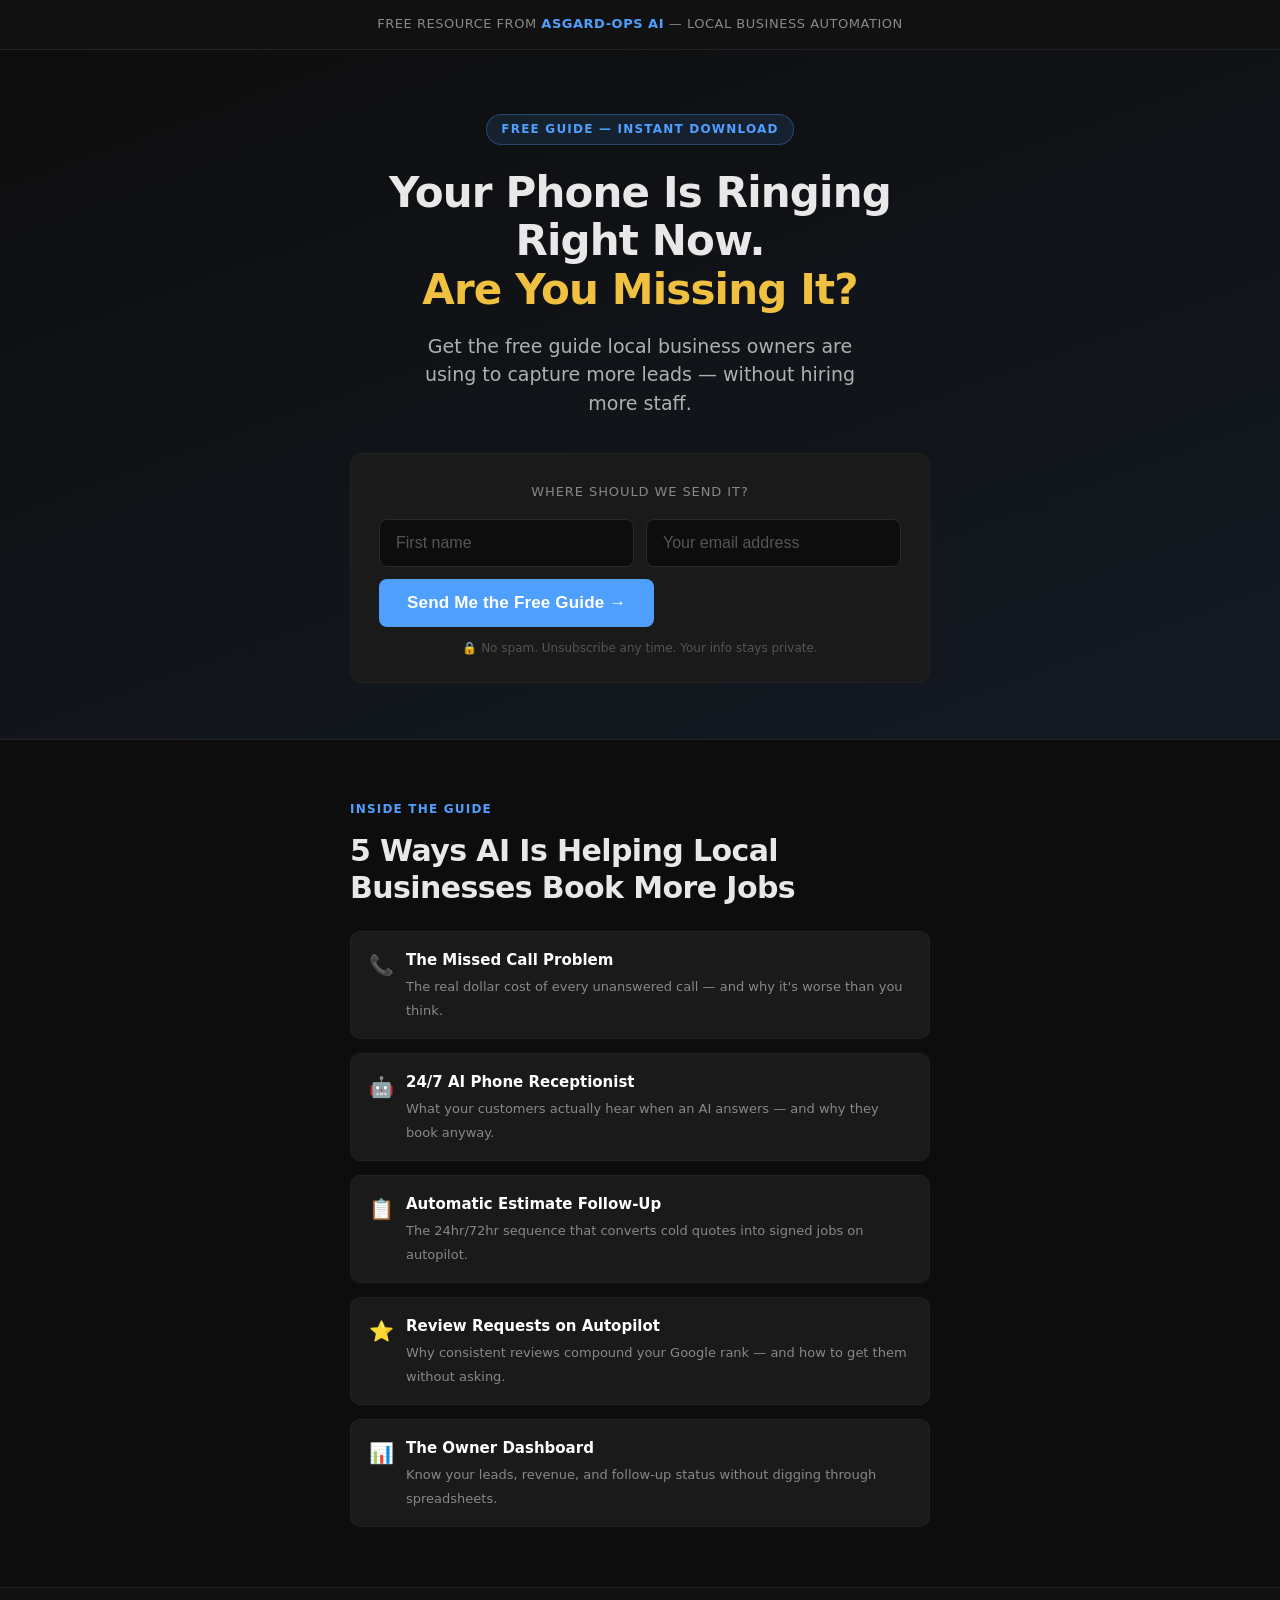
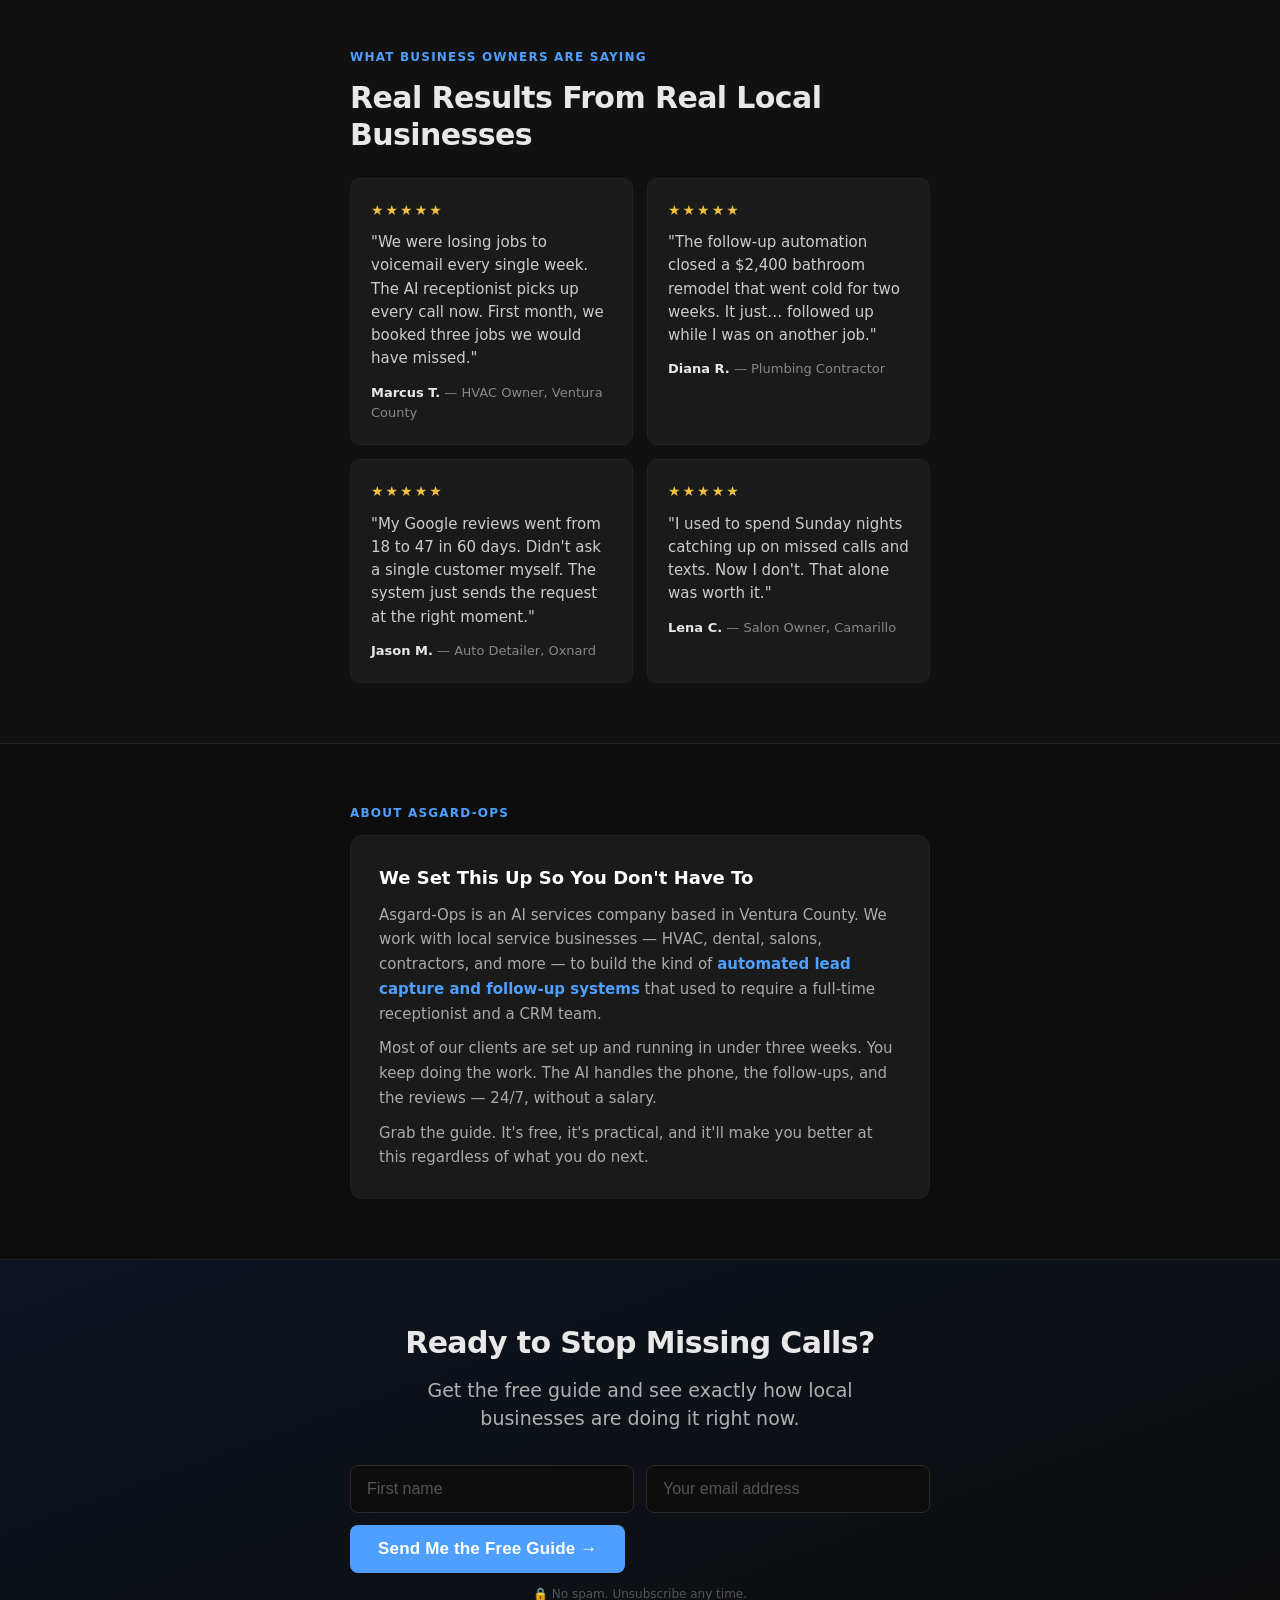
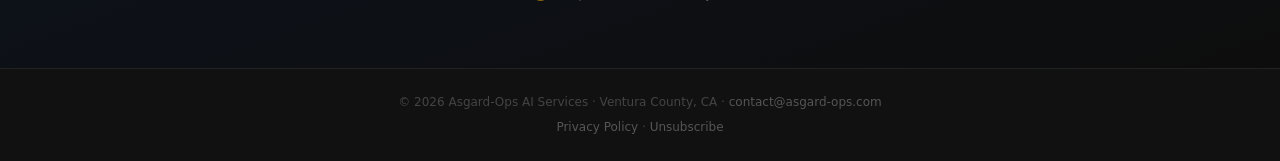
<file: free-guide.html>
<!DOCTYPE html>
<html lang="en">
<head>
  <meta charset="UTF-8" />
  <meta name="viewport" content="width=device-width, initial-scale=1.0" />
  <title>Free Guide — 5 Ways AI is Helping Local Businesses Book More Jobs</title>
  <style>
    *, *::before, *::after { box-sizing: border-box; margin: 0; padding: 0; }

    :root {
      --bg: #0d0d0d;
      --bg2: #111;
      --bg3: #1a1a1a;
      --border: #222;
      --blue: #4f9fff;
      --blue-dark: #3a7fd4;
      --gold: #f0c040;
      --text: #e8e8e8;
      --muted: #888;
      --max: 580px;
    }

    body {
      background: var(--bg);
      color: var(--text);
      font-family: Inter, system-ui, -apple-system, sans-serif;
      font-size: 16px;
      line-height: 1.6;
      min-height: 100vh;
    }

    /* ─── TOP BAR ─── */
    .topbar {
      background: var(--bg2);
      border-bottom: 1px solid var(--border);
      padding: 14px 20px;
      text-align: center;
      font-size: 13px;
      color: var(--muted);
      letter-spacing: 0.04em;
      text-transform: uppercase;
    }
    .topbar span { color: var(--blue); font-weight: 600; }

    /* ─── HERO ─── */
    .hero {
      background: linear-gradient(160deg, #0d0d0d 0%, #141a24 100%);
      border-bottom: 1px solid var(--border);
      padding: 64px 20px 56px;
    }
    .hero-inner {
      max-width: var(--max);
      margin: 0 auto;
      text-align: center;
    }
    .eyebrow {
      display: inline-block;
      background: rgba(79,159,255,0.12);
      border: 1px solid rgba(79,159,255,0.3);
      color: var(--blue);
      font-size: 12px;
      font-weight: 600;
      letter-spacing: 0.1em;
      text-transform: uppercase;
      padding: 5px 14px;
      border-radius: 100px;
      margin-bottom: 24px;
    }
    h1 {
      font-size: clamp(28px, 5vw, 42px);
      font-weight: 800;
      line-height: 1.15;
      letter-spacing: -0.02em;
      margin-bottom: 18px;
    }
    h1 em {
      font-style: normal;
      color: var(--gold);
    }
    .subhead {
      font-size: clamp(16px, 2.5vw, 19px);
      color: #b0b0b0;
      max-width: 480px;
      margin: 0 auto 36px;
      line-height: 1.5;
    }

    /* ─── FORM CARD ─── */
    .form-card {
      background: var(--bg3);
      border: 1px solid var(--border);
      border-radius: 12px;
      padding: 28px 28px 24px;
      max-width: var(--max);
      margin: 0 auto;
    }
    .form-card p.form-label {
      font-size: 13px;
      color: var(--muted);
      text-align: center;
      margin-bottom: 16px;
      text-transform: uppercase;
      letter-spacing: 0.07em;
    }
    .form-row {
      display: flex;
      flex-direction: column;
      gap: 12px;
    }
    .form-row input[type="text"],
    .form-row input[type="email"] {
      background: #0d0d0d;
      border: 1px solid #2a2a2a;
      border-radius: 8px;
      color: var(--text);
      font-size: 16px;
      padding: 14px 16px;
      width: 100%;
      outline: none;
      transition: border-color 0.2s;
    }
    .form-row input:focus {
      border-color: var(--blue);
    }
    .form-row input::placeholder { color: #555; }
    .cta-btn {
      background: var(--blue);
      border: none;
      border-radius: 8px;
      color: #fff;
      cursor: pointer;
      font-size: 17px;
      font-weight: 700;
      letter-spacing: 0.01em;
      padding: 16px 24px;
      text-align: center;
      transition: background 0.2s, transform 0.1s;
      width: 100%;
    }
    .cta-btn:hover { background: var(--blue-dark); }
    .cta-btn:active { transform: scale(0.98); }
    .privacy-note {
      font-size: 12px;
      color: #555;
      text-align: center;
      margin-top: 12px;
    }

    /* ─── SECTIONS ─── */
    section {
      padding: 60px 20px;
      border-bottom: 1px solid var(--border);
    }
    .section-inner {
      max-width: var(--max);
      margin: 0 auto;
    }
    .section-label {
      font-size: 12px;
      font-weight: 600;
      letter-spacing: 0.1em;
      text-transform: uppercase;
      color: var(--blue);
      margin-bottom: 12px;
    }
    h2 {
      font-size: clamp(22px, 4vw, 30px);
      font-weight: 700;
      letter-spacing: -0.02em;
      line-height: 1.25;
      margin-bottom: 24px;
    }

    /* ─── WHAT YOU'LL LEARN ─── */
    .learn-list {
      list-style: none;
      display: flex;
      flex-direction: column;
      gap: 14px;
    }
    .learn-list li {
      display: flex;
      align-items: flex-start;
      gap: 12px;
      background: var(--bg3);
      border: 1px solid var(--border);
      border-radius: 10px;
      padding: 16px 18px;
      font-size: 15px;
    }
    .learn-list li .icon {
      font-size: 20px;
      flex-shrink: 0;
      margin-top: 1px;
    }
    .learn-list li strong {
      display: block;
      color: #fff;
      margin-bottom: 2px;
    }
    .learn-list li span {
      color: var(--muted);
      font-size: 13px;
    }

    /* ─── SOCIAL PROOF ─── */
    .proof-section { background: var(--bg2); }
    .proof-grid {
      display: grid;
      grid-template-columns: 1fr;
      gap: 14px;
    }
    .proof-card {
      background: var(--bg3);
      border: 1px solid var(--border);
      border-radius: 10px;
      padding: 20px;
    }
    .proof-stars {
      color: var(--gold);
      font-size: 14px;
      letter-spacing: 2px;
      margin-bottom: 10px;
    }
    .proof-text {
      font-size: 15px;
      color: #ccc;
      line-height: 1.55;
      margin-bottom: 12px;
    }
    .proof-author {
      font-size: 13px;
      color: var(--muted);
    }
    .proof-author strong { color: var(--text); }

    /* ─── ABOUT ─── */
    .about-section { background: var(--bg); }
    .about-box {
      background: var(--bg3);
      border: 1px solid var(--border);
      border-radius: 12px;
      padding: 28px;
    }
    .about-box h3 {
      font-size: 18px;
      font-weight: 700;
      margin-bottom: 10px;
      color: #fff;
    }
    .about-box p {
      color: #aaa;
      font-size: 15px;
      line-height: 1.65;
    }
    .about-box p + p { margin-top: 10px; }
    .about-accent { color: var(--blue); font-weight: 600; }

    /* ─── BOTTOM CTA ─── */
    .bottom-cta {
      background: linear-gradient(160deg, #0d1420 0%, #0d0d0d 100%);
      padding: 64px 20px;
      text-align: center;
    }
    .bottom-cta h2 { margin-bottom: 14px; }
    .bottom-cta .subhead { margin-bottom: 32px; }
    .bottom-cta form { max-width: var(--max); margin: 0 auto; }

    /* ─── FOOTER ─── */
    footer {
      background: var(--bg2);
      border-top: 1px solid var(--border);
      padding: 24px 20px;
      text-align: center;
      font-size: 12px;
      color: #444;
    }
    footer a { color: #555; text-decoration: none; }
    footer a:hover { color: var(--blue); }

    @media (min-width: 600px) {
      .proof-grid { grid-template-columns: 1fr 1fr; }
      .form-row { flex-direction: row; flex-wrap: wrap; }
      .form-row input { flex: 1 1 180px; }
      .form-row .cta-btn { flex: 0 0 auto; width: auto; padding: 14px 28px; }
    }
  </style>
</head>
<body>

  <div class="topbar">
    Free Resource from <span>Asgard-Ops AI</span> — Local Business Automation
  </div>

  <!-- HERO -->
  <div class="hero">
    <div class="hero-inner">
      <div class="eyebrow">Free Guide — Instant Download</div>
      <h1>Your Phone Is Ringing Right Now.<br><em>Are You Missing It?</em></h1>
      <p class="subhead">Get the free guide local business owners are using to capture more leads — without hiring more staff.</p>

      <div class="form-card">
        <p class="form-label">Where should we send it?</p>
        <form action="https://formspree.io/f/mykvvnjl" method="POST">
          <div class="form-row">
            <input type="text" name="first_name" placeholder="First name" required />
            <input type="email" name="email" placeholder="Your email address" required />
            <button type="submit" class="cta-btn">Send Me the Free Guide →</button>
          </div>
        </form>
        <p class="privacy-note">🔒 No spam. Unsubscribe any time. Your info stays private.</p>
      </div>
    </div>
  </div>

  <!-- WHAT YOU'LL LEARN -->
  <section>
    <div class="section-inner">
      <p class="section-label">Inside the Guide</p>
      <h2>5 Ways AI Is Helping Local Businesses Book More Jobs</h2>
      <ul class="learn-list">
        <li>
          <div class="icon">📞</div>
          <div>
            <strong>The Missed Call Problem</strong>
            <span>The real dollar cost of every unanswered call — and why it's worse than you think.</span>
          </div>
        </li>
        <li>
          <div class="icon">🤖</div>
          <div>
            <strong>24/7 AI Phone Receptionist</strong>
            <span>What your customers actually hear when an AI answers — and why they book anyway.</span>
          </div>
        </li>
        <li>
          <div class="icon">📋</div>
          <div>
            <strong>Automatic Estimate Follow-Up</strong>
            <span>The 24hr/72hr sequence that converts cold quotes into signed jobs on autopilot.</span>
          </div>
        </li>
        <li>
          <div class="icon">⭐</div>
          <div>
            <strong>Review Requests on Autopilot</strong>
            <span>Why consistent reviews compound your Google rank — and how to get them without asking.</span>
          </div>
        </li>
        <li>
          <div class="icon">📊</div>
          <div>
            <strong>The Owner Dashboard</strong>
            <span>Know your leads, revenue, and follow-up status without digging through spreadsheets.</span>
          </div>
        </li>
      </ul>
    </div>
  </section>

  <!-- SOCIAL PROOF -->
  <section class="proof-section">
    <div class="section-inner">
      <p class="section-label">What Business Owners Are Saying</p>
      <h2>Real Results From Real Local Businesses</h2>
      <div class="proof-grid">
        <div class="proof-card">
          <div class="proof-stars">★★★★★</div>
          <p class="proof-text">"We were losing jobs to voicemail every single week. The AI receptionist picks up every call now. First month, we booked three jobs we would have missed."</p>
          <p class="proof-author"><strong>Marcus T.</strong> — HVAC Owner, Ventura County</p>
        </div>
        <div class="proof-card">
          <div class="proof-stars">★★★★★</div>
          <p class="proof-text">"The follow-up automation closed a $2,400 bathroom remodel that went cold for two weeks. It just… followed up while I was on another job."</p>
          <p class="proof-author"><strong>Diana R.</strong> — Plumbing Contractor</p>
        </div>
        <div class="proof-card">
          <div class="proof-stars">★★★★★</div>
          <p class="proof-text">"My Google reviews went from 18 to 47 in 60 days. Didn't ask a single customer myself. The system just sends the request at the right moment."</p>
          <p class="proof-author"><strong>Jason M.</strong> — Auto Detailer, Oxnard</p>
        </div>
        <div class="proof-card">
          <div class="proof-stars">★★★★★</div>
          <p class="proof-text">"I used to spend Sunday nights catching up on missed calls and texts. Now I don't. That alone was worth it."</p>
          <p class="proof-author"><strong>Lena C.</strong> — Salon Owner, Camarillo</p>
        </div>
      </div>
    </div>
  </section>

  <!-- ABOUT -->
  <section class="about-section">
    <div class="section-inner">
      <p class="section-label">About Asgard-Ops</p>
      <div class="about-box">
        <h3>We Set This Up So You Don't Have To</h3>
        <p>Asgard-Ops is an AI services company based in Ventura County. We work with local service businesses — HVAC, dental, salons, contractors, and more — to build the kind of <span class="about-accent">automated lead capture and follow-up systems</span> that used to require a full-time receptionist and a CRM team.</p>
        <p>Most of our clients are set up and running in under three weeks. You keep doing the work. The AI handles the phone, the follow-ups, and the reviews — 24/7, without a salary.</p>
        <p>Grab the guide. It's free, it's practical, and it'll make you better at this regardless of what you do next.</p>
      </div>
    </div>
  </section>

  <!-- BOTTOM CTA REPEAT -->
  <div class="bottom-cta">
    <div class="section-inner">
      <h2>Ready to Stop Missing Calls?</h2>
      <p class="subhead">Get the free guide and see exactly how local businesses are doing it right now.</p>
      <form action="https://formspree.io/f/mykvvnjl" method="POST">
        <div class="form-row">
          <input type="text" name="first_name" placeholder="First name" required />
          <input type="email" name="email" placeholder="Your email address" required />
          <button type="submit" class="cta-btn">Send Me the Free Guide →</button>
        </div>
        <p class="privacy-note">🔒 No spam. Unsubscribe any time.</p>
      </form>
    </div>
  </div>

  <footer>
    <p>© 2026 Asgard-Ops AI Services · Ventura County, CA · <a href="mailto:contact@asgard-ops.com">contact@asgard-ops.com</a></p>
    <p style="margin-top:6px;"><a href="#">Privacy Policy</a> · <a href="#">Unsubscribe</a></p>
  </footer>

</body>
</html>
</file>
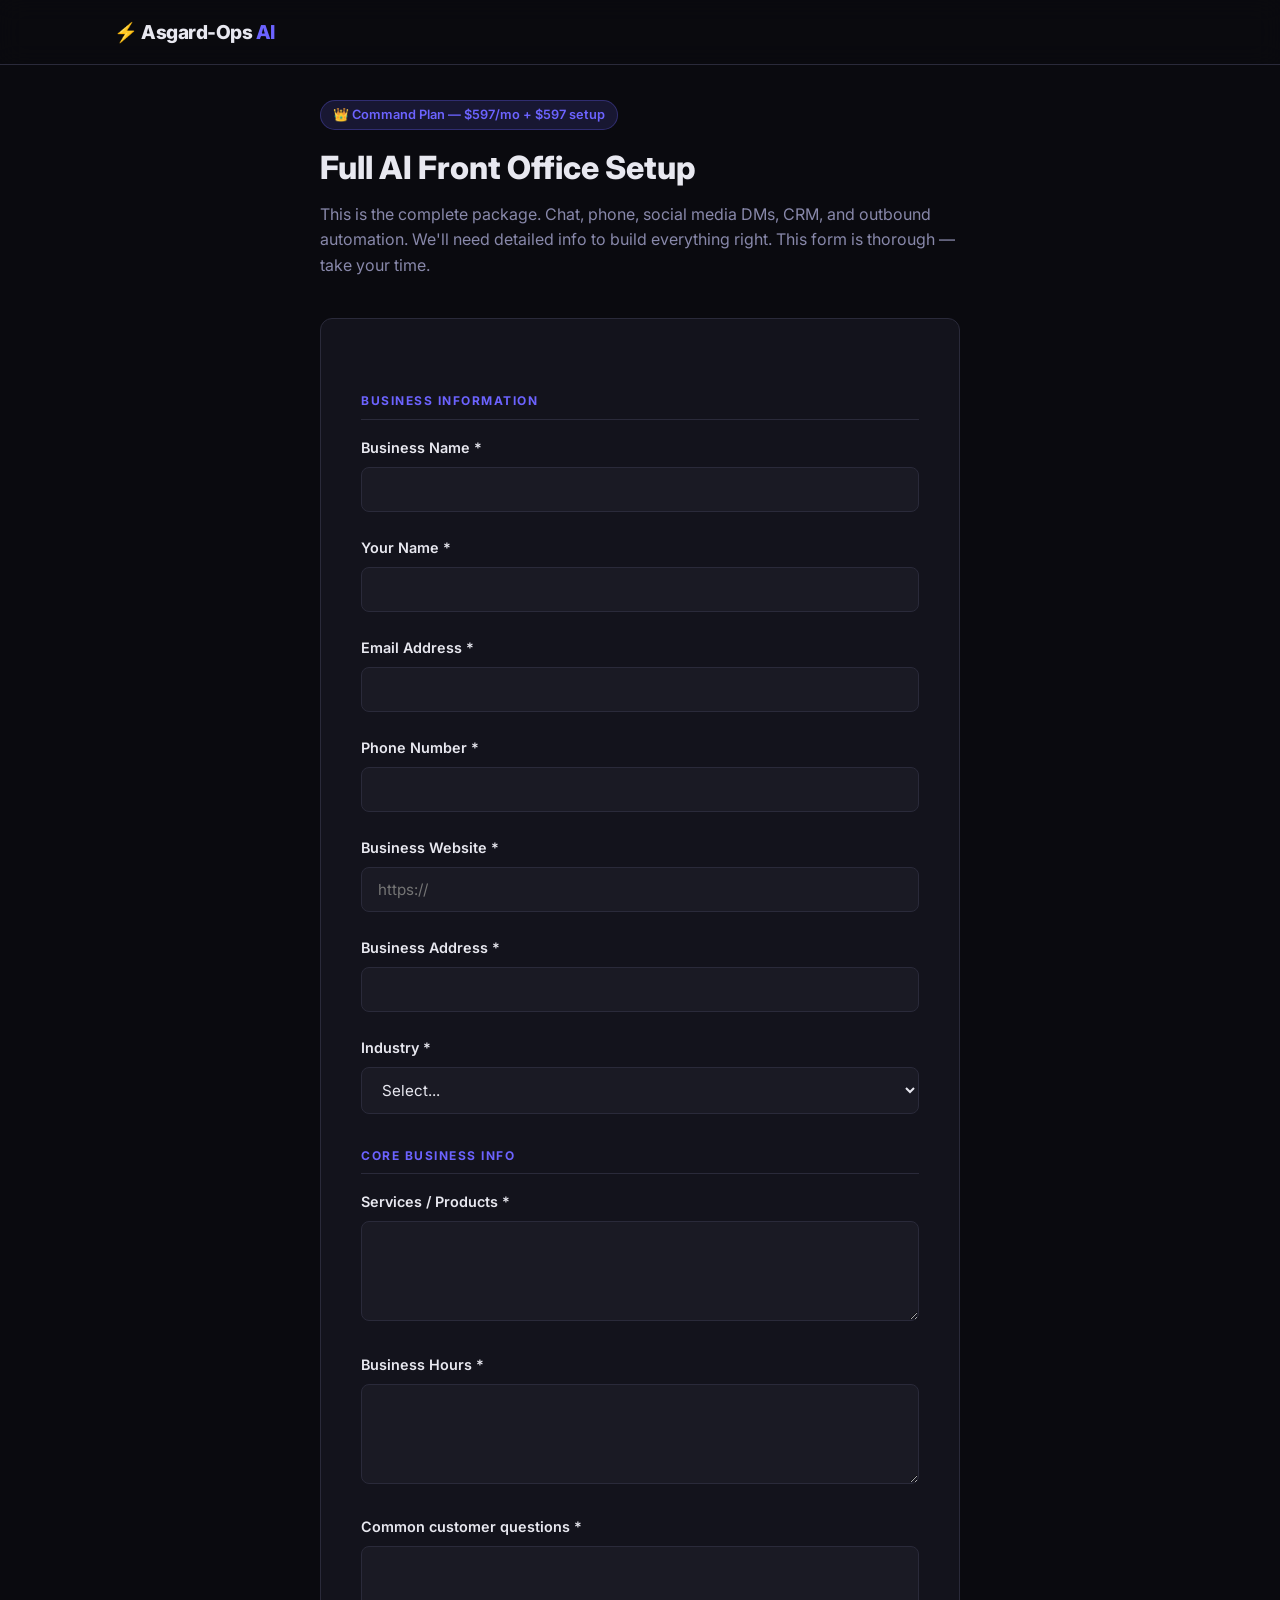
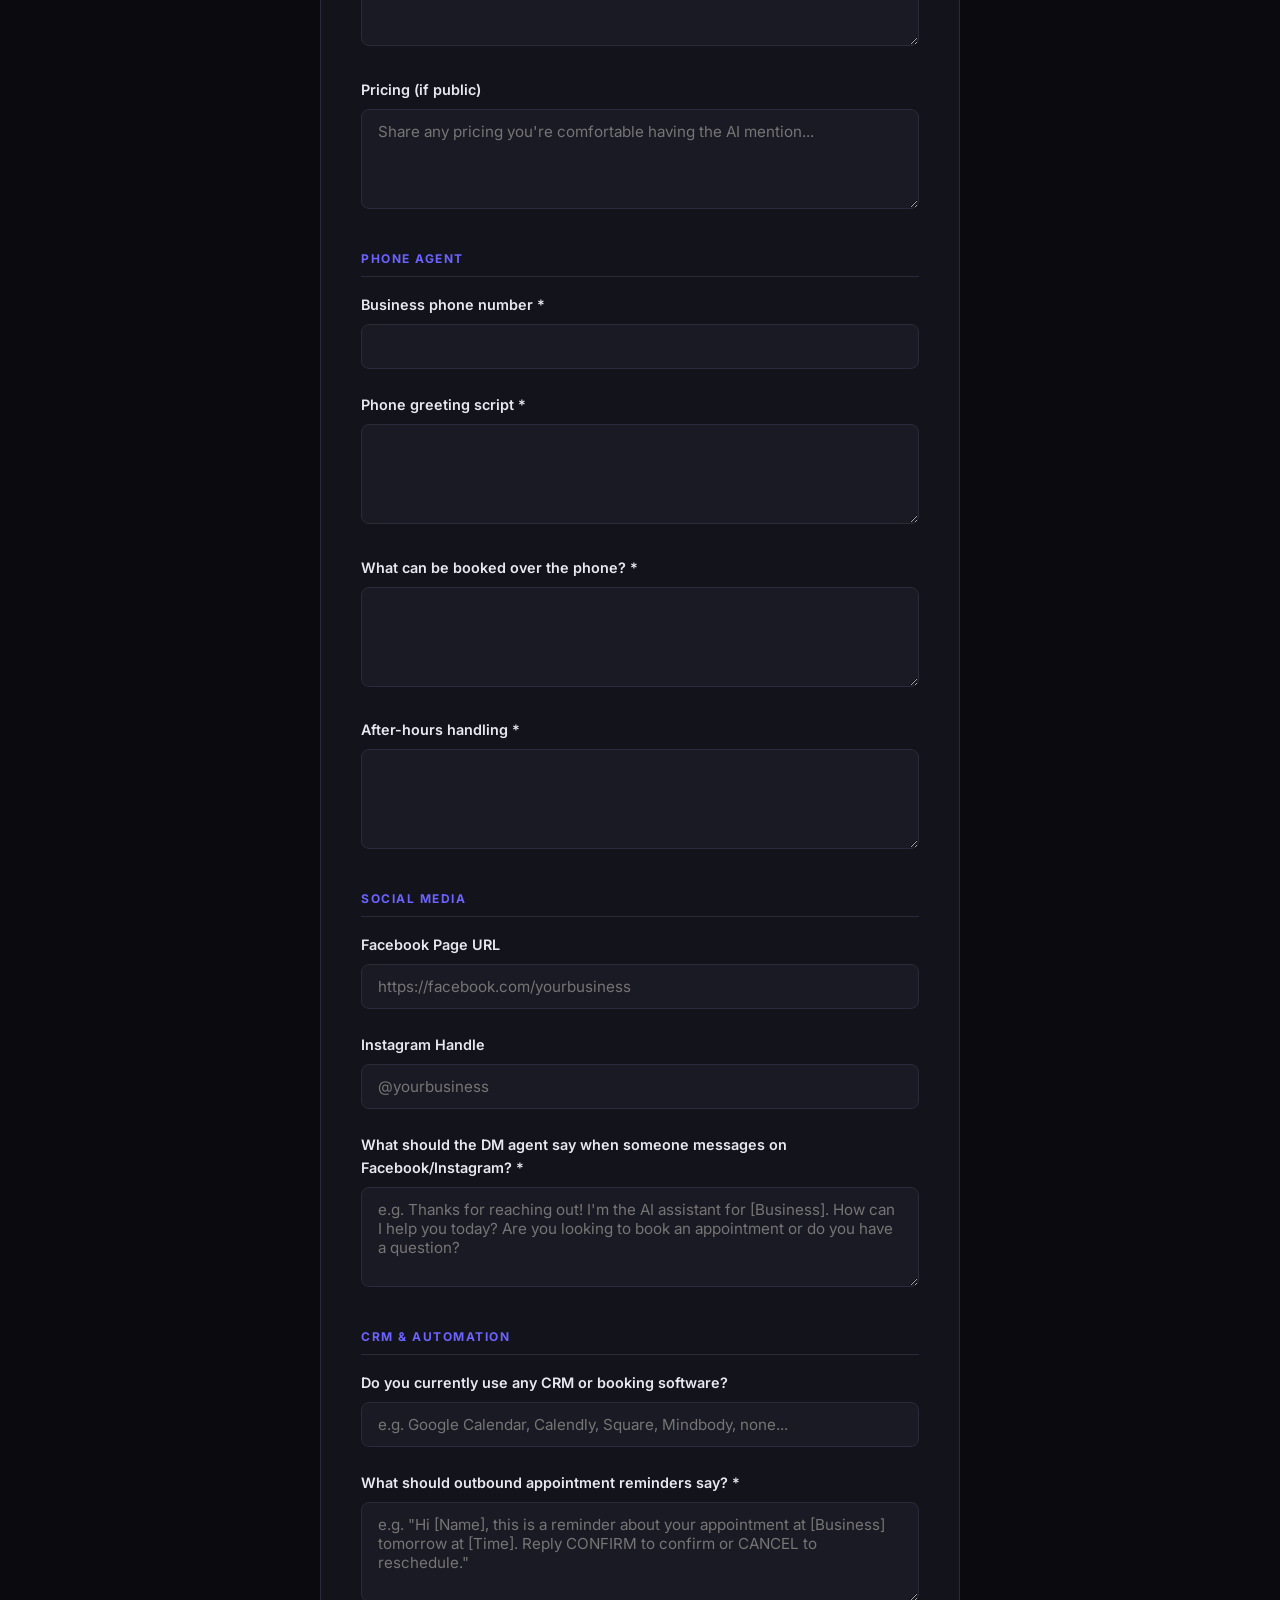
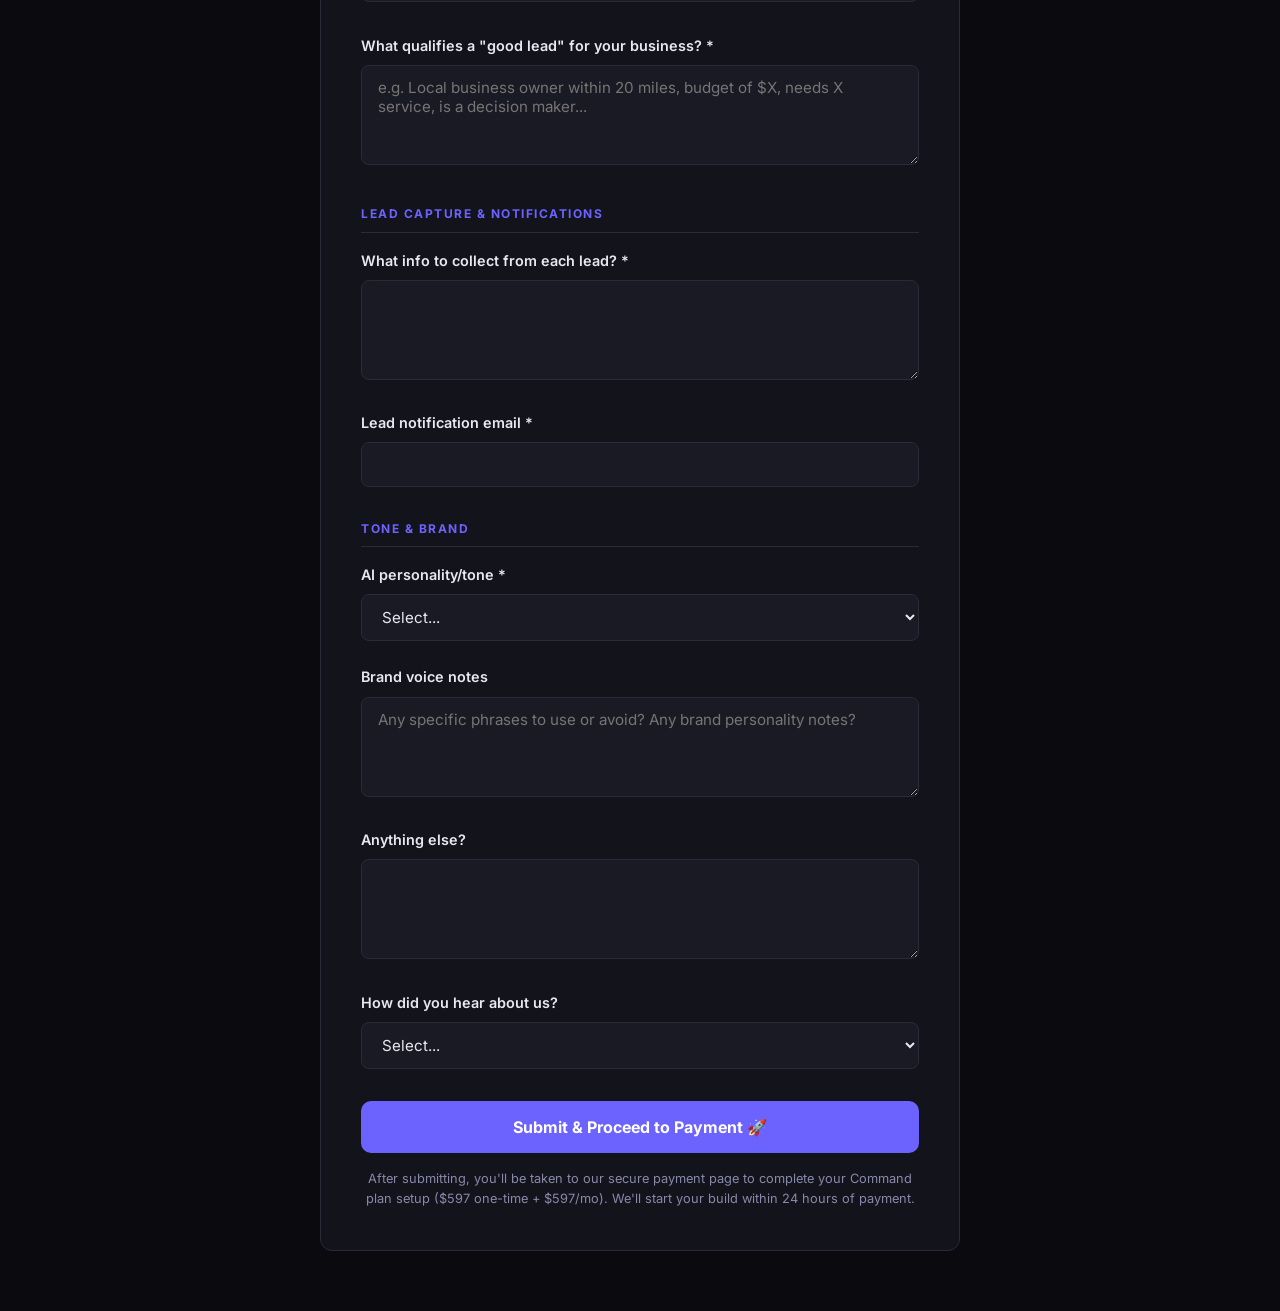
<file: forms/command.html>
<!DOCTYPE html>
<html lang="en">
<head>
  <meta charset="UTF-8" />
  <meta name="viewport" content="width=device-width, initial-scale=1.0" />
  <title>Command Plan — Asgard-Ops AI</title>
  <link rel="stylesheet" href="../css/style.css" />
  <link href="https://fonts.googleapis.com/css2?family=Inter:wght@400;500;600;700;800&display=swap" rel="stylesheet" />
  <style>
    .form-status { display:none; padding:1rem 1.5rem; border-radius:10px; margin-bottom:1.5rem; font-weight:600; }
    .form-status.error { display:block; background:rgba(239,68,68,0.12); border:1px solid #ef4444; color:#ef4444; }
    .form-status.success { display:block; background:rgba(34,197,94,0.12); border:1px solid #22c55e; color:#22c55e; }
    .btn-submit:disabled { opacity:0.6; cursor:not-allowed; }
  </style>
</head>
<body>
  <nav class="nav">
    <div class="nav-inner">
      <a href="../index.html" class="logo">⚡ Asgard-Ops <span>AI</span></a>
    </div>
  </nav>

  <div class="form-page">
    <div class="form-container">
      <div class="form-header">
        <div class="plan-tag">👑 Command Plan — $597/mo + $597 setup</div>
        <h1>Full AI Front Office Setup</h1>
        <p>This is the complete package. Chat, phone, social media DMs, CRM, and outbound automation. We'll need detailed info to build everything right. This form is thorough — take your time.</p>
      </div>

      <div class="form-status" id="formStatus"></div>

      <form class="intake-form" id="commandForm">
        <input type="hidden" name="package" value="Command — $597/mo + $597 setup" />
        <div class="form-section-title">Business Information</div>

        <div class="form-group">
          <label>Business Name *</label>
          <input type="text" name="business_name" required />
        </div>
        <div class="form-group">
          <label>Your Name *</label>
          <input type="text" name="contact_name" required />
        </div>
        <div class="form-group">
          <label>Email Address *</label>
          <input type="email" name="email" required />
        </div>
        <div class="form-group">
          <label>Phone Number *</label>
          <input type="tel" name="phone" required />
        </div>
        <div class="form-group">
          <label>Business Website *</label>
          <input type="url" name="website" placeholder="https://" required />
        </div>
        <div class="form-group">
          <label>Business Address *</label>
          <input type="text" name="address" required />
        </div>
        <div class="form-group">
          <label>Industry *</label>
          <select name="industry" required>
            <option value="">Select...</option>
            <option>Auto Repair / Automotive</option>
            <option>Restaurant / Food & Beverage</option>
            <option>Medical / Dental / Healthcare</option>
            <option>Legal / Law Firm</option>
            <option>Real Estate</option>
            <option>Beauty / Salon / Spa</option>
            <option>Home Services / Contractor</option>
            <option>Retail</option>
            <option>Fitness / Gym / Wellness</option>
            <option>Pet Services</option>
            <option>Financial Services</option>
            <option>Other</option>
          </select>
        </div>

        <div class="form-section-title">Core Business Info</div>

        <div class="form-group">
          <label>Services / Products *</label>
          <textarea name="services" required></textarea>
        </div>
        <div class="form-group">
          <label>Business Hours *</label>
          <textarea name="hours" required></textarea>
        </div>
        <div class="form-group">
          <label>Common customer questions *</label>
          <textarea name="faqs" required></textarea>
        </div>
        <div class="form-group">
          <label>Pricing (if public)</label>
          <textarea name="pricing" placeholder="Share any pricing you're comfortable having the AI mention..."></textarea>
        </div>

        <div class="form-section-title">Phone Agent</div>

        <div class="form-group">
          <label>Business phone number *</label>
          <input type="tel" name="biz_phone" required />
        </div>
        <div class="form-group">
          <label>Phone greeting script *</label>
          <textarea name="greeting" required></textarea>
        </div>
        <div class="form-group">
          <label>What can be booked over the phone? *</label>
          <textarea name="bookable" required></textarea>
        </div>
        <div class="form-group">
          <label>After-hours handling *</label>
          <textarea name="after_hours" required></textarea>
        </div>

        <div class="form-section-title">Social Media</div>

        <div class="form-group">
          <label>Facebook Page URL</label>
          <input type="url" name="facebook" placeholder="https://facebook.com/yourbusiness" />
        </div>
        <div class="form-group">
          <label>Instagram Handle</label>
          <input type="text" name="instagram" placeholder="@yourbusiness" />
        </div>
        <div class="form-group">
          <label>What should the DM agent say when someone messages on Facebook/Instagram? *</label>
          <textarea name="dm_script" placeholder="e.g. Thanks for reaching out! I'm the AI assistant for [Business]. How can I help you today? Are you looking to book an appointment or do you have a question?" required></textarea>
        </div>

        <div class="form-section-title">CRM & Automation</div>

        <div class="form-group">
          <label>Do you currently use any CRM or booking software?</label>
          <input type="text" name="current_crm" placeholder="e.g. Google Calendar, Calendly, Square, Mindbody, none..." />
        </div>
        <div class="form-group">
          <label>What should outbound appointment reminders say? *</label>
          <textarea name="reminder_template" placeholder='e.g. "Hi [Name], this is a reminder about your appointment at [Business] tomorrow at [Time]. Reply CONFIRM to confirm or CANCEL to reschedule."' required></textarea>
        </div>
        <div class="form-group">
          <label>What qualifies a "good lead" for your business? *</label>
          <textarea name="lead_qualify" placeholder="e.g. Local business owner within 20 miles, budget of $X, needs X service, is a decision maker..." required></textarea>
        </div>

        <div class="form-section-title">Lead Capture & Notifications</div>

        <div class="form-group">
          <label>What info to collect from each lead? *</label>
          <textarea name="lead_fields" required></textarea>
        </div>
        <div class="form-group">
          <label>Lead notification email *</label>
          <input type="email" name="lead_email" required />
        </div>

        <div class="form-section-title">Tone & Brand</div>

        <div class="form-group">
          <label>AI personality/tone *</label>
          <select name="tone" required>
            <option value="">Select...</option>
            <option>Friendly and casual</option>
            <option>Professional and formal</option>
            <option>Warm and helpful</option>
            <option>Concise and efficient</option>
          </select>
        </div>
        <div class="form-group">
          <label>Brand voice notes</label>
          <textarea name="brand_voice" placeholder="Any specific phrases to use or avoid? Any brand personality notes?"></textarea>
        </div>
        <div class="form-group">
          <label>Anything else?</label>
          <textarea name="other"></textarea>
        </div>
        <div class="form-group">
          <label>How did you hear about us?</label>
          <select name="referral">
            <option value="">Select...</option>
            <option>Google Search</option>
            <option>Social Media</option>
            <option>Referral</option>
            <option>Cold Email / Outreach</option>
            <option>Other</option>
          </select>
        </div>

        <button type="submit" class="btn-submit" id="submitBtn">Submit & Proceed to Payment 🚀</button>
        <p class="form-disclaimer">After submitting, you'll be taken to our secure payment page to complete your Command plan setup ($597 one-time + $597/mo). We'll start your build within 24 hours of payment.</p>
      </form>
    </div>
  </div>

  <script>
    const CHECKOUT = "https://app.asgard-ops.com/en/billing/stripe/subscription/checkout/session/?purchase_type=package&plan_key=premium&stripe_price_id=price_1TSRC9RLUIekBMieVaIU8OTE&billing_cycle=month";
    const FORMSPREE = "https://formspree.io/f/xdabevrr";

    document.getElementById('commandForm').addEventListener('submit', async function(e) {
      e.preventDefault();
      const btn = document.getElementById('submitBtn');
      const status = document.getElementById('formStatus');
      btn.disabled = true;
      btn.textContent = 'Submitting...';
      status.className = 'form-status';
      status.textContent = '';

      try {
        const data = new FormData(this);
        const response = await fetch(FORMSPREE, {
          method: 'POST',
          body: data,
          headers: { 'Accept': 'application/json' }
        });
        if (response.ok) {
          status.className = 'form-status success';
          status.textContent = '✅ Got it! Redirecting you to payment now...';
          setTimeout(() => { window.location.href = CHECKOUT; }, 1500);
        } else {
          const json = await response.json().catch(() => ({}));
          const msg = json.errors ? json.errors.map(e => e.message).join(', ') : 'Submission failed.';
          throw new Error(msg);
        }
      } catch(err) {
        status.className = 'form-status error';
        status.textContent = '⚠️ ' + (err.message || 'Something went wrong. Please call or text us at (805) 669-8549.');
        btn.disabled = false;
        btn.textContent = 'Submit & Proceed to Payment 🚀';
      }
    });
  </script>
</body>
</html>
</file>
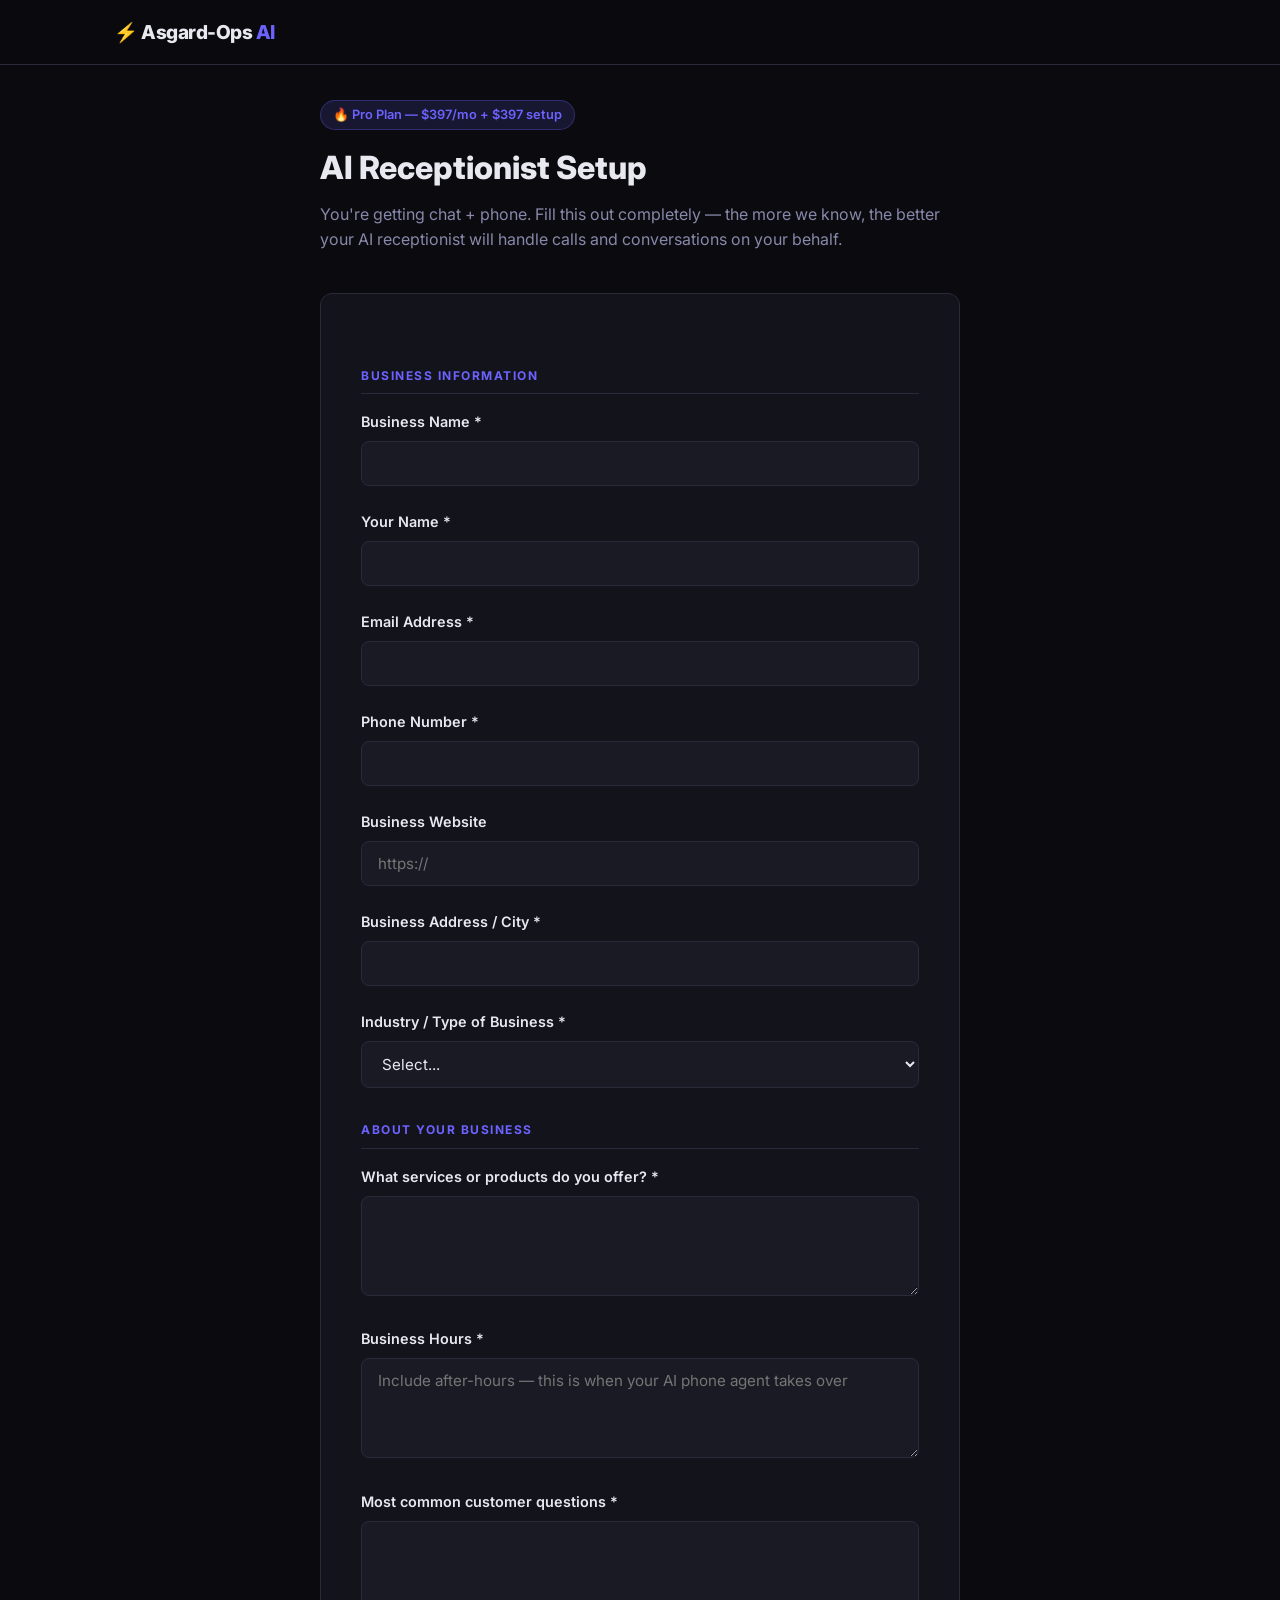
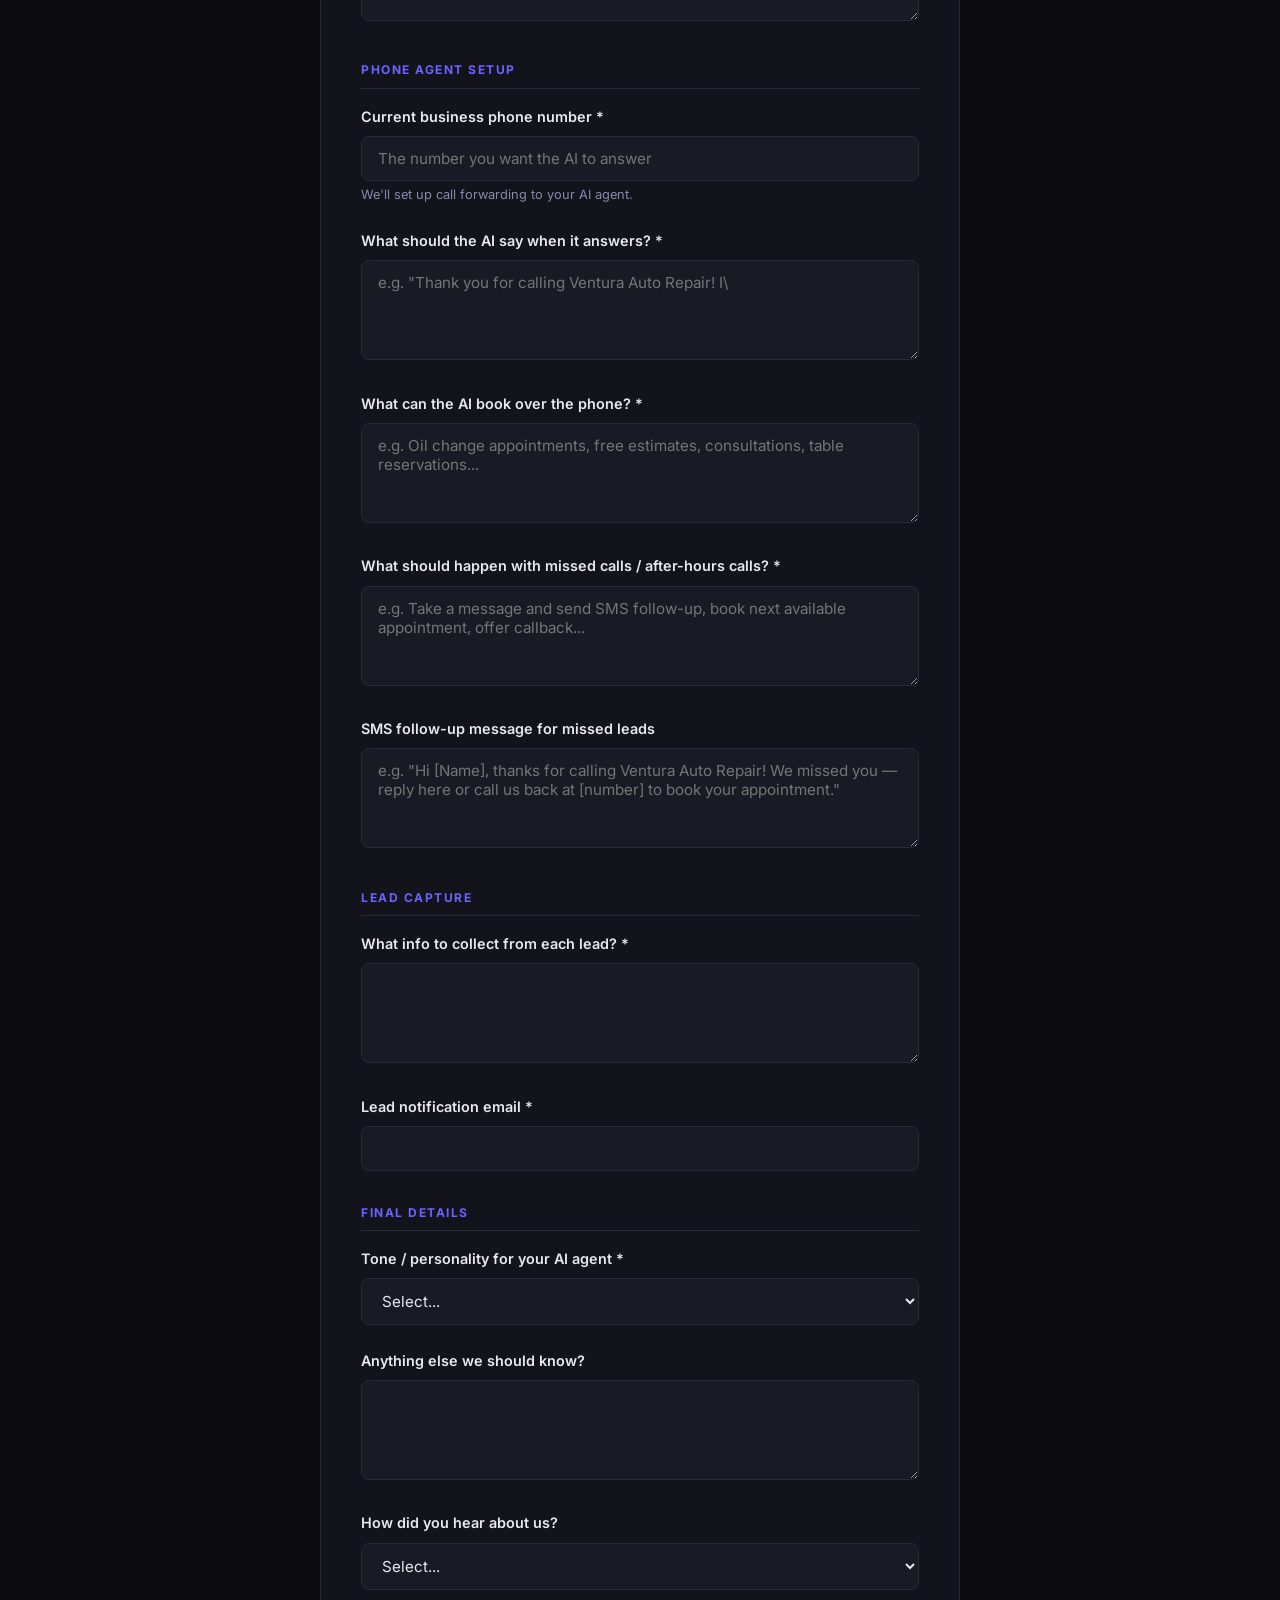
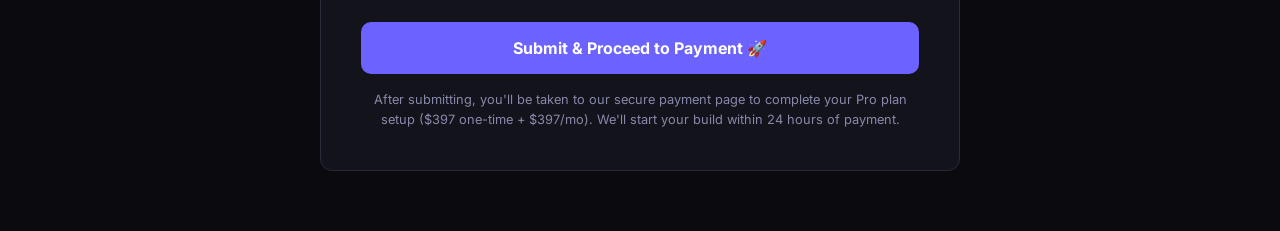
<file: forms/pro.html>
<!DOCTYPE html>
<html lang="en">
<head>
  <meta charset="UTF-8" />
  <meta name="viewport" content="width=device-width, initial-scale=1.0" />
  <title>Pro Plan — Asgard-Ops AI</title>
  <link rel="stylesheet" href="../css/style.css" />
  <link href="https://fonts.googleapis.com/css2?family=Inter:wght@400;500;600;700;800&display=swap" rel="stylesheet" />
  <style>
    .form-status { display:none; padding:1rem 1.5rem; border-radius:10px; margin-bottom:1.5rem; font-weight:600; }
    .form-status.error { display:block; background:rgba(239,68,68,0.12); border:1px solid #ef4444; color:#ef4444; }
    .form-status.success { display:block; background:rgba(34,197,94,0.12); border:1px solid #22c55e; color:#22c55e; }
    .btn-submit:disabled { opacity:0.6; cursor:not-allowed; }
  </style>
</head>
<body>
  <nav class="nav">
    <div class="nav-inner">
      <a href="../index.html" class="logo">⚡ Asgard-Ops <span>AI</span></a>
    </div>
  </nav>

  <div class="form-page">
    <div class="form-container">
      <div class="form-header">
        <div class="plan-tag">🔥 Pro Plan — $397/mo + $397 setup</div>
        <h1>AI Receptionist Setup</h1>
        <p>You're getting chat + phone. Fill this out completely — the more we know, the better your AI receptionist will handle calls and conversations on your behalf.</p>
      </div>

      <div class="form-status" id="formStatus"></div>

      <form class="intake-form" id="proForm">
        <input type="hidden" name="package" value="Pro — $397/mo + $397 setup" />
        <div class="form-section-title">Business Information</div>

        <div class="form-group">
          <label>Business Name *</label>
          <input type="text" name="business_name" required />
        </div>
        <div class="form-group">
          <label>Your Name *</label>
          <input type="text" name="contact_name" required />
        </div>
        <div class="form-group">
          <label>Email Address *</label>
          <input type="email" name="email" required />
        </div>
        <div class="form-group">
          <label>Phone Number *</label>
          <input type="tel" name="phone" required />
        </div>
        <div class="form-group">
          <label>Business Website</label>
          <input type="url" name="website" placeholder="https://" />
        </div>
        <div class="form-group">
          <label>Business Address / City *</label>
          <input type="text" name="address" required />
        </div>
        <div class="form-group">
          <label>Industry / Type of Business *</label>
          <select name="industry" required>
            <option value="">Select...</option>
            <option>Auto Repair / Automotive</option>
            <option>Restaurant / Food & Beverage</option>
            <option>Medical / Dental / Healthcare</option>
            <option>Legal / Law Firm</option>
            <option>Real Estate</option>
            <option>Beauty / Salon / Spa</option>
            <option>Home Services / Contractor</option>
            <option>Retail</option>
            <option>Fitness / Gym / Wellness</option>
            <option>Pet Services</option>
            <option>Financial Services</option>
            <option>Other</option>
          </select>
        </div>

        <div class="form-section-title">About Your Business</div>

        <div class="form-group">
          <label>What services or products do you offer? *</label>
          <textarea name="services" required></textarea>
        </div>
        <div class="form-group">
          <label>Business Hours *</label>
          <textarea name="hours" placeholder="Include after-hours — this is when your AI phone agent takes over" required></textarea>
        </div>
        <div class="form-group">
          <label>Most common customer questions *</label>
          <textarea name="faqs" required></textarea>
        </div>

        <div class="form-section-title">Phone Agent Setup</div>

        <div class="form-group">
          <label>Current business phone number *</label>
          <input type="tel" name="biz_phone" placeholder="The number you want the AI to answer" required />
          <p class="form-note">We'll set up call forwarding to your AI agent.</p>
        </div>
        <div class="form-group">
          <label>What should the AI say when it answers? *</label>
          <textarea name="greeting" placeholder='e.g. "Thank you for calling Ventura Auto Repair! I\'m your AI assistant. How can I help you today?"' required></textarea>
        </div>
        <div class="form-group">
          <label>What can the AI book over the phone? *</label>
          <textarea name="bookable" placeholder="e.g. Oil change appointments, free estimates, consultations, table reservations..." required></textarea>
        </div>
        <div class="form-group">
          <label>What should happen with missed calls / after-hours calls? *</label>
          <textarea name="after_hours" placeholder="e.g. Take a message and send SMS follow-up, book next available appointment, offer callback..." required></textarea>
        </div>
        <div class="form-group">
          <label>SMS follow-up message for missed leads</label>
          <textarea name="sms_template" placeholder='e.g. "Hi [Name], thanks for calling Ventura Auto Repair! We missed you — reply here or call us back at [number] to book your appointment."'></textarea>
        </div>

        <div class="form-section-title">Lead Capture</div>

        <div class="form-group">
          <label>What info to collect from each lead? *</label>
          <textarea name="lead_fields" required></textarea>
        </div>
        <div class="form-group">
          <label>Lead notification email *</label>
          <input type="email" name="lead_email" required />
        </div>

        <div class="form-section-title">Final Details</div>

        <div class="form-group">
          <label>Tone / personality for your AI agent *</label>
          <select name="tone" required>
            <option value="">Select...</option>
            <option>Friendly and casual</option>
            <option>Professional and formal</option>
            <option>Warm and helpful</option>
            <option>Concise and efficient</option>
          </select>
        </div>
        <div class="form-group">
          <label>Anything else we should know?</label>
          <textarea name="other"></textarea>
        </div>
        <div class="form-group">
          <label>How did you hear about us?</label>
          <select name="referral">
            <option value="">Select...</option>
            <option>Google Search</option>
            <option>Social Media</option>
            <option>Referral</option>
            <option>Cold Email / Outreach</option>
            <option>Other</option>
          </select>
        </div>

        <button type="submit" class="btn-submit" id="submitBtn">Submit & Proceed to Payment 🚀</button>
        <p class="form-disclaimer">After submitting, you'll be taken to our secure payment page to complete your Pro plan setup ($397 one-time + $397/mo). We'll start your build within 24 hours of payment.</p>
      </form>
    </div>
  </div>

  <script>
    const CHECKOUT = "https://app.asgard-ops.com/en/billing/stripe/subscription/checkout/session/?purchase_type=package&plan_key=pro&stripe_price_id=price_1TSQxCRLUIekBMieCFZnz4Eg&billing_cycle=month";
    const FORMSPREE = "https://formspree.io/f/xnjwpykr";

    document.getElementById('proForm').addEventListener('submit', async function(e) {
      e.preventDefault();
      const btn = document.getElementById('submitBtn');
      const status = document.getElementById('formStatus');
      btn.disabled = true;
      btn.textContent = 'Submitting...';
      status.className = 'form-status';
      status.textContent = '';

      try {
        const data = new FormData(this);
        const response = await fetch(FORMSPREE, {
          method: 'POST',
          body: data,
          headers: { 'Accept': 'application/json' }
        });
        if (response.ok) {
          status.className = 'form-status success';
          status.textContent = '✅ Got it! Redirecting you to payment now...';
          setTimeout(() => { window.location.href = CHECKOUT; }, 1500);
        } else {
          const json = await response.json().catch(() => ({}));
          const msg = json.errors ? json.errors.map(e => e.message).join(', ') : 'Submission failed.';
          throw new Error(msg);
        }
      } catch(err) {
        status.className = 'form-status error';
        status.textContent = '⚠️ ' + (err.message || 'Something went wrong. Please call or text us at (805) 669-8549.');
        btn.disabled = false;
        btn.textContent = 'Submit & Proceed to Payment 🚀';
      }
    });
  </script>
</body>
</html>
</file>
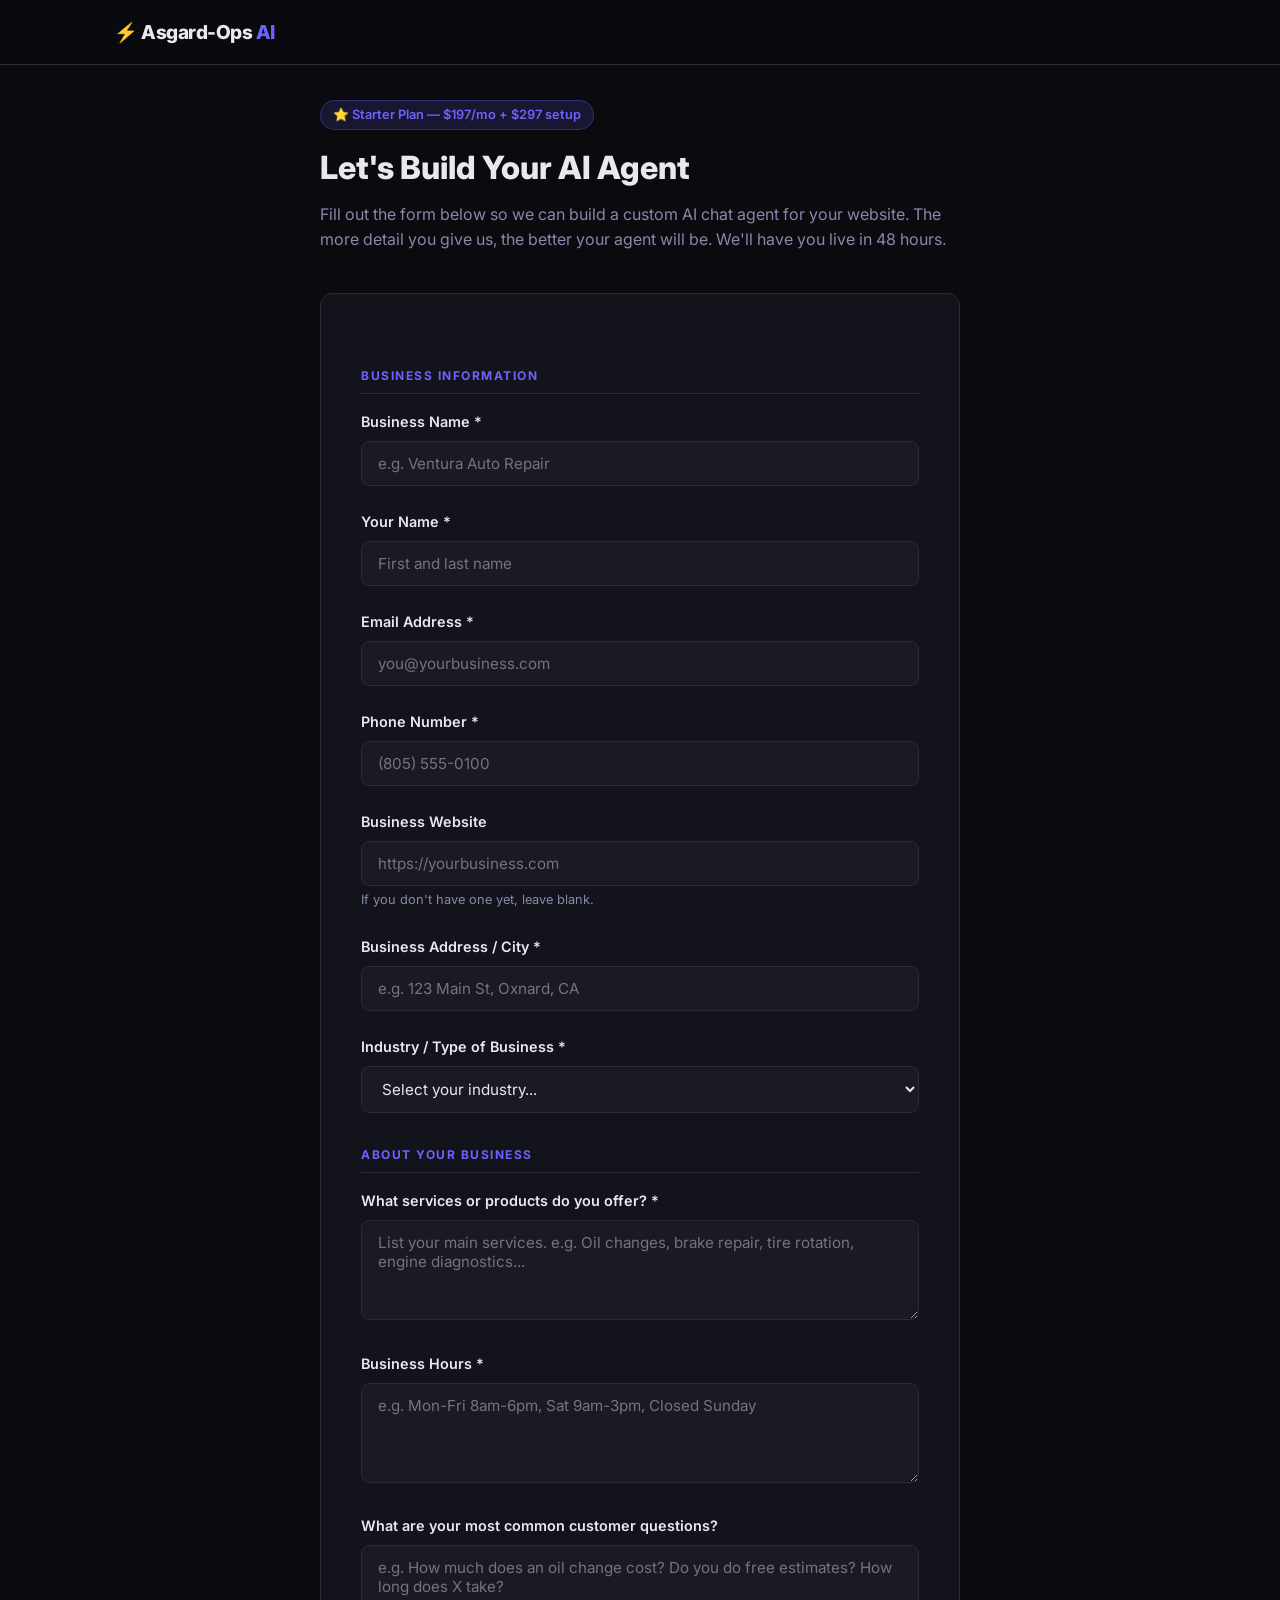
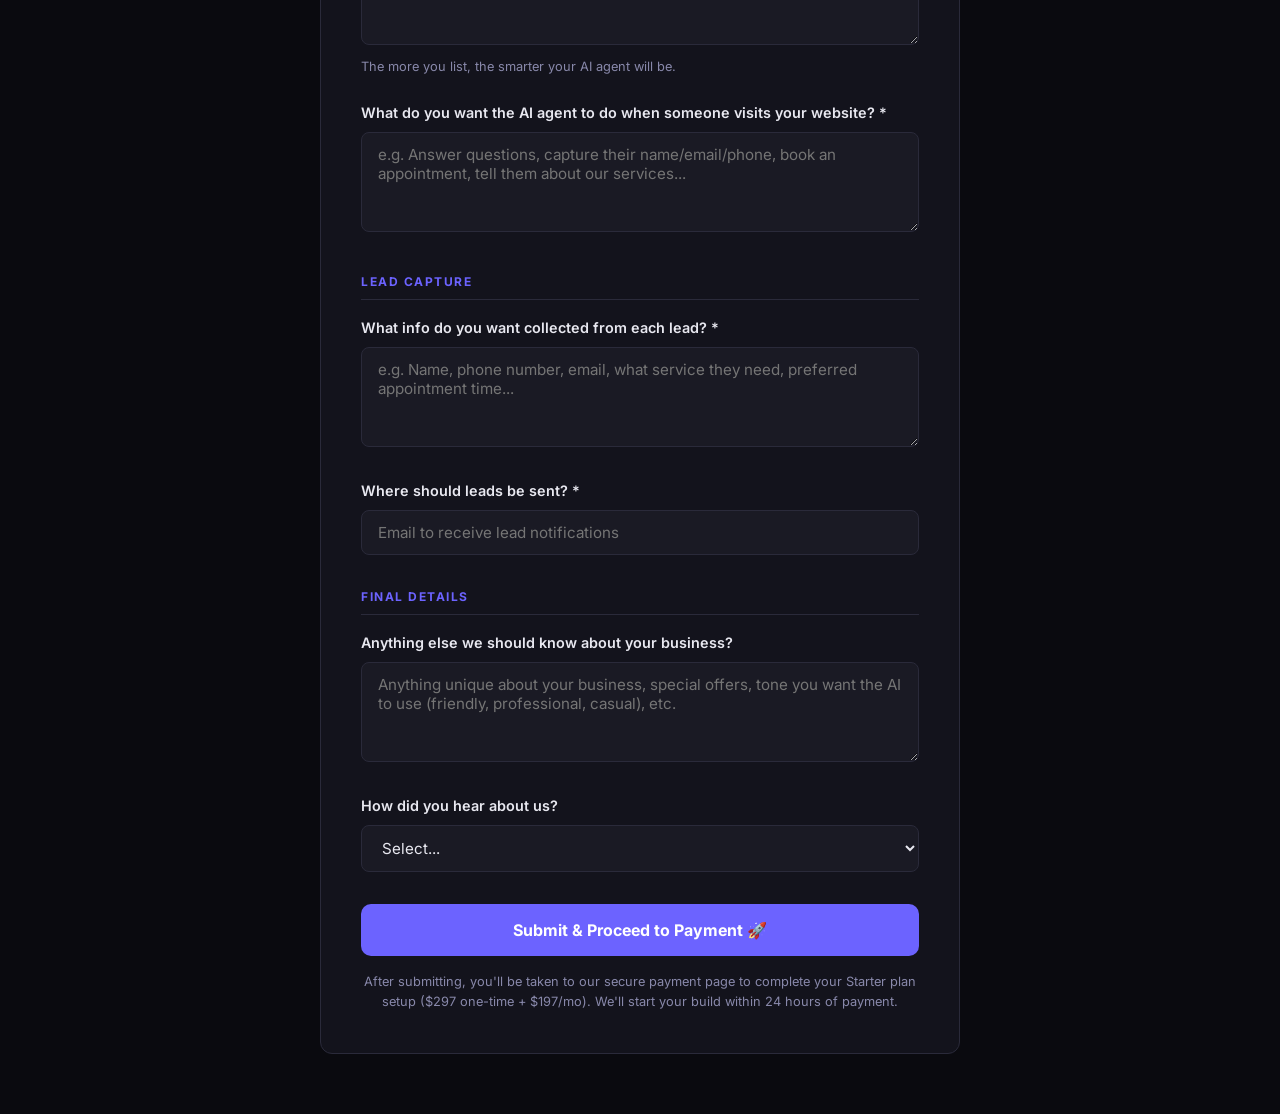
<file: forms/starter.html>
<!DOCTYPE html>
<html lang="en">
<head>
  <meta charset="UTF-8" />
  <meta name="viewport" content="width=device-width, initial-scale=1.0" />
  <title>Starter Plan — Asgard-Ops AI</title>
  <link rel="stylesheet" href="../css/style.css" />
  <link href="https://fonts.googleapis.com/css2?family=Inter:wght@400;500;600;700;800&display=swap" rel="stylesheet" />
  <style>
    .form-status { display:none; padding:1rem 1.5rem; border-radius:10px; margin-bottom:1.5rem; font-weight:600; }
    .form-status.error { display:block; background:rgba(239,68,68,0.12); border:1px solid #ef4444; color:#ef4444; }
    .form-status.success { display:block; background:rgba(34,197,94,0.12); border:1px solid #22c55e; color:#22c55e; }
    .btn-submit:disabled { opacity:0.6; cursor:not-allowed; }
  </style>
</head>
<body>
  <nav class="nav">
    <div class="nav-inner">
      <a href="../index.html" class="logo">⚡ Asgard-Ops <span>AI</span></a>
    </div>
  </nav>

  <div class="form-page">
    <div class="form-container">
      <div class="form-header">
        <div class="plan-tag">⭐ Starter Plan — $197/mo + $297 setup</div>
        <h1>Let's Build Your AI Agent</h1>
        <p>Fill out the form below so we can build a custom AI chat agent for your website. The more detail you give us, the better your agent will be. We'll have you live in 48 hours.</p>
      </div>

      <div class="form-status" id="formStatus"></div>

      <form class="intake-form" id="starterForm">
        <input type="hidden" name="package" value="Starter — $197/mo + $297 setup" />

        <div class="form-section-title">Business Information</div>

        <div class="form-group">
          <label>Business Name *</label>
          <input type="text" name="business_name" placeholder="e.g. Ventura Auto Repair" required />
        </div>
        <div class="form-group">
          <label>Your Name *</label>
          <input type="text" name="contact_name" placeholder="First and last name" required />
        </div>
        <div class="form-group">
          <label>Email Address *</label>
          <input type="email" name="email" placeholder="you@yourbusiness.com" required />
        </div>
        <div class="form-group">
          <label>Phone Number *</label>
          <input type="tel" name="phone" placeholder="(805) 555-0100" required />
        </div>
        <div class="form-group">
          <label>Business Website</label>
          <input type="url" name="website" placeholder="https://yourbusiness.com" />
          <p class="form-note">If you don't have one yet, leave blank.</p>
        </div>
        <div class="form-group">
          <label>Business Address / City *</label>
          <input type="text" name="address" placeholder="e.g. 123 Main St, Oxnard, CA" required />
        </div>
        <div class="form-group">
          <label>Industry / Type of Business *</label>
          <select name="industry" required>
            <option value="">Select your industry...</option>
            <option>Auto Repair / Automotive</option>
            <option>Restaurant / Food & Beverage</option>
            <option>Medical / Dental / Healthcare</option>
            <option>Legal / Law Firm</option>
            <option>Real Estate</option>
            <option>Beauty / Salon / Spa</option>
            <option>Home Services / Contractor</option>
            <option>Retail</option>
            <option>Fitness / Gym / Wellness</option>
            <option>Pet Services</option>
            <option>Financial Services</option>
            <option>Other</option>
          </select>
        </div>

        <div class="form-section-title">About Your Business</div>

        <div class="form-group">
          <label>What services or products do you offer? *</label>
          <textarea name="services" placeholder="List your main services. e.g. Oil changes, brake repair, tire rotation, engine diagnostics..." required></textarea>
        </div>
        <div class="form-group">
          <label>Business Hours *</label>
          <textarea name="hours" placeholder="e.g. Mon-Fri 8am-6pm, Sat 9am-3pm, Closed Sunday" required></textarea>
        </div>
        <div class="form-group">
          <label>What are your most common customer questions?</label>
          <textarea name="faqs" placeholder="e.g. How much does an oil change cost? Do you do free estimates? How long does X take?"></textarea>
          <p class="form-note">The more you list, the smarter your AI agent will be.</p>
        </div>
        <div class="form-group">
          <label>What do you want the AI agent to do when someone visits your website? *</label>
          <textarea name="agent_goal" placeholder="e.g. Answer questions, capture their name/email/phone, book an appointment, tell them about our services..." required></textarea>
        </div>

        <div class="form-section-title">Lead Capture</div>

        <div class="form-group">
          <label>What info do you want collected from each lead? *</label>
          <textarea name="lead_fields" placeholder="e.g. Name, phone number, email, what service they need, preferred appointment time..." required></textarea>
        </div>
        <div class="form-group">
          <label>Where should leads be sent? *</label>
          <input type="email" name="lead_email" placeholder="Email to receive lead notifications" required />
        </div>

        <div class="form-section-title">Final Details</div>

        <div class="form-group">
          <label>Anything else we should know about your business?</label>
          <textarea name="other" placeholder="Anything unique about your business, special offers, tone you want the AI to use (friendly, professional, casual), etc."></textarea>
        </div>
        <div class="form-group">
          <label>How did you hear about us?</label>
          <select name="referral">
            <option value="">Select...</option>
            <option>Google Search</option>
            <option>Social Media</option>
            <option>Referral / Word of Mouth</option>
            <option>Cold Email / Outreach</option>
            <option>Other</option>
          </select>
        </div>

        <button type="submit" class="btn-submit" id="submitBtn">Submit & Proceed to Payment 🚀</button>
        <p class="form-disclaimer">After submitting, you'll be taken to our secure payment page to complete your Starter plan setup ($297 one-time + $197/mo). We'll start your build within 24 hours of payment.</p>
      </form>
    </div>
  </div>

  <script>
    const CHECKOUT = "https://app.asgard-ops.com/en/billing/stripe/subscription/checkout/session/?purchase_type=package&plan_key=basic&stripe_price_id=price_1TSQsLRLUIekBMieIr9ezJ17&billing_cycle=month";
    const FORMSPREE = "https://formspree.io/f/xbdwgeew";

    document.getElementById('starterForm').addEventListener('submit', async function(e) {
      e.preventDefault();
      const btn = document.getElementById('submitBtn');
      const status = document.getElementById('formStatus');
      btn.disabled = true;
      btn.textContent = 'Submitting...';
      status.className = 'form-status';
      status.textContent = '';

      try {
        const data = new FormData(this);
        const response = await fetch(FORMSPREE, {
          method: 'POST',
          body: data,
          headers: { 'Accept': 'application/json' }
        });
        if (response.ok) {
          status.className = 'form-status success';
          status.textContent = '✅ Got it! Redirecting you to payment now...';
          setTimeout(() => { window.location.href = CHECKOUT; }, 1500);
        } else {
          const json = await response.json().catch(() => ({}));
          const msg = json.errors ? json.errors.map(e => e.message).join(', ') : 'Submission failed.';
          throw new Error(msg);
        }
      } catch(err) {
        status.className = 'form-status error';
        status.textContent = '⚠️ ' + (err.message || 'Something went wrong. Please call or text us at (805) 669-8549.');
        btn.disabled = false;
        btn.textContent = 'Submit & Proceed to Payment 🚀';
      }
    });
  </script>
</body>
</html>
</file>
<file: css/style.css>
/* ============================================
   ASGARD-OPS AI — MAIN STYLESHEET
   ============================================ */

:root {
  --bg: #0a0a0f;
  --bg2: #111118;
  --bg3: #1a1a24;
  --accent: #6c63ff;
  --accent2: #00d4ff;
  --text: #e8e8f0;
  --text-muted: #8888aa;
  --border: #2a2a3a;
  --card-bg: #13131c;
  --success: #00e676;
  --radius: 12px;
  --font: 'Inter', sans-serif;
}

* { margin: 0; padding: 0; box-sizing: border-box; }

html { scroll-behavior: smooth; }

body {
  background: var(--bg);
  color: var(--text);
  font-family: var(--font);
  line-height: 1.6;
  overflow-x: hidden;
}

a { color: inherit; text-decoration: none; }

/* ---- NAV ---- */
.nav {
  position: fixed;
  top: 0; left: 0; right: 0;
  z-index: 100;
  background: rgba(10,10,15,0.9);
  backdrop-filter: blur(12px);
  border-bottom: 1px solid var(--border);
}
.nav-inner {
  max-width: 1100px;
  margin: 0 auto;
  padding: 0 24px;
  height: 64px;
  display: flex;
  align-items: center;
  justify-content: space-between;
}
.logo { font-size: 1.2rem; font-weight: 800; letter-spacing: -0.5px; }
.logo span { color: var(--accent); }
.nav-links { display: flex; gap: 32px; list-style: none; align-items: center; }
.nav-links a { color: var(--text-muted); font-size: 0.9rem; font-weight: 500; transition: color 0.2s; }
.nav-links a:hover { color: var(--text); }
.btn-nav {
  background: var(--accent);
  color: #fff !important;
  padding: 8px 20px;
  border-radius: 8px;
  font-weight: 600 !important;
  transition: opacity 0.2s !important;
}
.btn-nav:hover { opacity: 0.85; }

/* ---- HERO ---- */
.hero {
  padding: 140px 24px 80px;
  text-align: center;
}
.hero-inner { max-width: 800px; margin: 0 auto; }
.hero-badge {
  display: inline-block;
  background: rgba(108,99,255,0.15);
  border: 1px solid rgba(108,99,255,0.3);
  color: var(--accent);
  padding: 6px 16px;
  border-radius: 100px;
  font-size: 0.85rem;
  font-weight: 600;
  margin-bottom: 24px;
}
.hero h1 {
  font-size: clamp(2.5rem, 6vw, 4rem);
  font-weight: 800;
  line-height: 1.15;
  letter-spacing: -1.5px;
  margin-bottom: 20px;
}
.gradient-text {
  background: linear-gradient(135deg, var(--accent), var(--accent2));
  -webkit-background-clip: text;
  -webkit-text-fill-color: transparent;
  background-clip: text;
}
.hero-sub {
  font-size: 1.1rem;
  color: var(--text-muted);
  max-width: 600px;
  margin: 0 auto 36px;
}
.hero-cta { display: flex; gap: 16px; justify-content: center; flex-wrap: wrap; margin-bottom: 60px; }
.btn-primary {
  background: var(--accent);
  color: #fff;
  padding: 14px 32px;
  border-radius: 10px;
  font-weight: 700;
  font-size: 1rem;
  transition: transform 0.2s, opacity 0.2s;
  border: none;
  cursor: pointer;
  display: inline-block;
}
.btn-primary:hover { transform: translateY(-2px); opacity: 0.9; }
.btn-primary.large { padding: 18px 40px; font-size: 1.1rem; }
.btn-secondary {
  background: transparent;
  color: var(--text);
  padding: 14px 32px;
  border-radius: 10px;
  font-weight: 600;
  font-size: 1rem;
  border: 1px solid var(--border);
  transition: border-color 0.2s;
  display: inline-block;
}
.btn-secondary:hover { border-color: var(--accent); }
.hero-stats { display: flex; gap: 48px; justify-content: center; }
.stat span { display: block; font-size: 2rem; font-weight: 800; color: var(--accent); }
.stat p { font-size: 0.85rem; color: var(--text-muted); }

/* ---- SECTIONS ---- */
.section-inner { max-width: 1100px; margin: 0 auto; padding: 0 24px; }
.problems, .how-it-works, .pricing { padding: 100px 0; }
.problems { background: var(--bg2); }
.how-it-works { background: var(--bg); }
.pricing { background: var(--bg2); }

h2 { font-size: clamp(1.8rem, 4vw, 2.6rem); font-weight: 800; letter-spacing: -1px; margin-bottom: 12px; text-align: center; }
.section-sub { text-align: center; color: var(--text-muted); margin-bottom: 60px; font-size: 1.05rem; }

/* ---- PROBLEM GRID ---- */
.problem-grid { display: grid; grid-template-columns: repeat(auto-fit, minmax(220px, 1fr)); gap: 24px; margin-top: 48px; }
.problem-card {
  background: var(--card-bg);
  border: 1px solid var(--border);
  border-radius: var(--radius);
  padding: 28px;
  text-align: center;
}
.problem-card span { font-size: 2rem; display: block; margin-bottom: 12px; }
.problem-card h3 { font-size: 1rem; font-weight: 700; margin-bottom: 8px; }
.problem-card p { font-size: 0.9rem; color: var(--text-muted); }

/* ---- STEPS ---- */
.steps { display: grid; grid-template-columns: repeat(auto-fit, minmax(220px, 1fr)); gap: 32px; margin-top: 48px; }
.step { text-align: center; }
.step-num {
  font-size: 3rem;
  font-weight: 800;
  color: rgba(108,99,255,0.25);
  line-height: 1;
  margin-bottom: 12px;
}
.step h3 { font-weight: 700; margin-bottom: 8px; }
.step p { color: var(--text-muted); font-size: 0.9rem; }

/* ---- PRICING ---- */
.pricing-grid { display: grid; grid-template-columns: repeat(auto-fit, minmax(280px, 1fr)); gap: 24px; margin-top: 48px; align-items: start; }
.pricing-card {
  background: var(--card-bg);
  border: 1px solid var(--border);
  border-radius: var(--radius);
  padding: 32px;
  position: relative;
}
.pricing-card.featured {
  border-color: var(--accent);
  background: linear-gradient(145deg, #13131c, #1a1530);
}
.plan-badge {
  position: absolute;
  top: -12px;
  left: 50%;
  transform: translateX(-50%);
  background: var(--accent);
  color: #fff;
  font-size: 0.75rem;
  font-weight: 700;
  padding: 4px 16px;
  border-radius: 100px;
  white-space: nowrap;
}
.plan-name { font-size: 1.1rem; font-weight: 700; margin-bottom: 8px; color: var(--text-muted); text-transform: uppercase; letter-spacing: 1px; }
.plan-price { font-size: 2.5rem; font-weight: 800; }
.plan-price span { font-size: 1rem; color: var(--text-muted); font-weight: 400; }
.plan-setup { font-size: 0.8rem; color: var(--text-muted); margin-bottom: 8px; }
.plan-tagline { font-size: 0.9rem; color: var(--accent2); margin-bottom: 24px; font-style: italic; }
.plan-features { list-style: none; margin-bottom: 28px; }
.plan-features li { padding: 6px 0; font-size: 0.9rem; border-bottom: 1px solid var(--border); }
.plan-features li:last-child { border-bottom: none; }
.btn-plan {
  display: block;
  text-align: center;
  padding: 14px;
  border-radius: 10px;
  font-weight: 700;
  font-size: 0.95rem;
  border: 1px solid var(--accent);
  color: var(--accent);
  transition: all 0.2s;
}
.btn-plan:hover { background: var(--accent); color: #fff; }
.btn-plan.featured { background: var(--accent); color: #fff; }
.btn-plan.featured:hover { opacity: 0.85; }

/* ---- CTA BANNER ---- */
.cta-banner {
  background: linear-gradient(135deg, #1a1530, #0f1a30);
  padding: 80px 24px;
  text-align: center;
  border-top: 1px solid var(--border);
  border-bottom: 1px solid var(--border);
}
.cta-banner p { color: var(--text-muted); margin: 12px 0 32px; font-size: 1.05rem; }

/* ---- FOOTER ---- */
.footer { background: var(--bg); padding: 60px 24px 0; }
.footer-inner {
  max-width: 1100px;
  margin: 0 auto;
  display: grid;
  grid-template-columns: 2fr 1fr 1fr;
  gap: 48px;
  padding-bottom: 48px;
  border-bottom: 1px solid var(--border);
}
.footer-brand p { color: var(--text-muted); font-size: 0.9rem; margin-top: 12px; max-width: 280px; }
.footer-links h4, .footer-contact h4 { font-weight: 700; margin-bottom: 16px; }
.footer-links ul { list-style: none; }
.footer-links li { margin-bottom: 8px; }
.footer-links a { color: var(--text-muted); font-size: 0.9rem; transition: color 0.2s; }
.footer-links a:hover { color: var(--text); }
.footer-contact p { color: var(--text-muted); font-size: 0.9rem; margin-bottom: 8px; }
.footer-contact a { color: var(--accent); }
.footer-bottom { max-width: 1100px; margin: 0 auto; padding: 20px 0; text-align: center; color: var(--text-muted); font-size: 0.85rem; }

/* ---- RESPONSIVE ---- */
@media (max-width: 768px) {
  .nav-links { display: none; }
  .hero-stats { gap: 24px; }
  .footer-inner { grid-template-columns: 1fr; gap: 32px; }
}

/* ---- FORM PAGES ---- */
.form-page { min-height: 100vh; padding: 100px 24px 60px; }
.form-container { max-width: 640px; margin: 0 auto; }
.form-header { margin-bottom: 40px; }
.form-header .plan-tag {
  display: inline-block;
  background: rgba(108,99,255,0.15);
  border: 1px solid rgba(108,99,255,0.3);
  color: var(--accent);
  padding: 4px 12px;
  border-radius: 100px;
  font-size: 0.8rem;
  font-weight: 600;
  margin-bottom: 12px;
}
.form-header h1 { font-size: 2rem; font-weight: 800; margin-bottom: 8px; }
.form-header p { color: var(--text-muted); }
.intake-form { background: var(--card-bg); border: 1px solid var(--border); border-radius: var(--radius); padding: 40px; }
.form-group { margin-bottom: 24px; }
.form-group label { display: block; font-weight: 600; font-size: 0.9rem; margin-bottom: 8px; }
.form-group input,
.form-group select,
.form-group textarea {
  width: 100%;
  background: var(--bg3);
  border: 1px solid var(--border);
  border-radius: 8px;
  padding: 12px 16px;
  color: var(--text);
  font-family: var(--font);
  font-size: 0.95rem;
  transition: border-color 0.2s;
  outline: none;
}
.form-group input:focus,
.form-group select:focus,
.form-group textarea:focus { border-color: var(--accent); }
.form-group textarea { resize: vertical; min-height: 100px; }
.form-group select option { background: var(--bg3); }
.form-note { font-size: 0.8rem; color: var(--text-muted); margin-top: 4px; }
.form-section-title { font-size: 0.75rem; font-weight: 700; text-transform: uppercase; letter-spacing: 1.5px; color: var(--accent); margin: 32px 0 16px; padding-bottom: 8px; border-bottom: 1px solid var(--border); }
.btn-submit {
  width: 100%;
  padding: 16px;
  background: var(--accent);
  color: #fff;
  border: none;
  border-radius: 10px;
  font-family: var(--font);
  font-size: 1rem;
  font-weight: 700;
  cursor: pointer;
  transition: opacity 0.2s, transform 0.2s;
  margin-top: 8px;
}
.btn-submit:hover { opacity: 0.9; transform: translateY(-1px); }
.form-disclaimer { text-align: center; font-size: 0.8rem; color: var(--text-muted); margin-top: 16px; }
</file>
